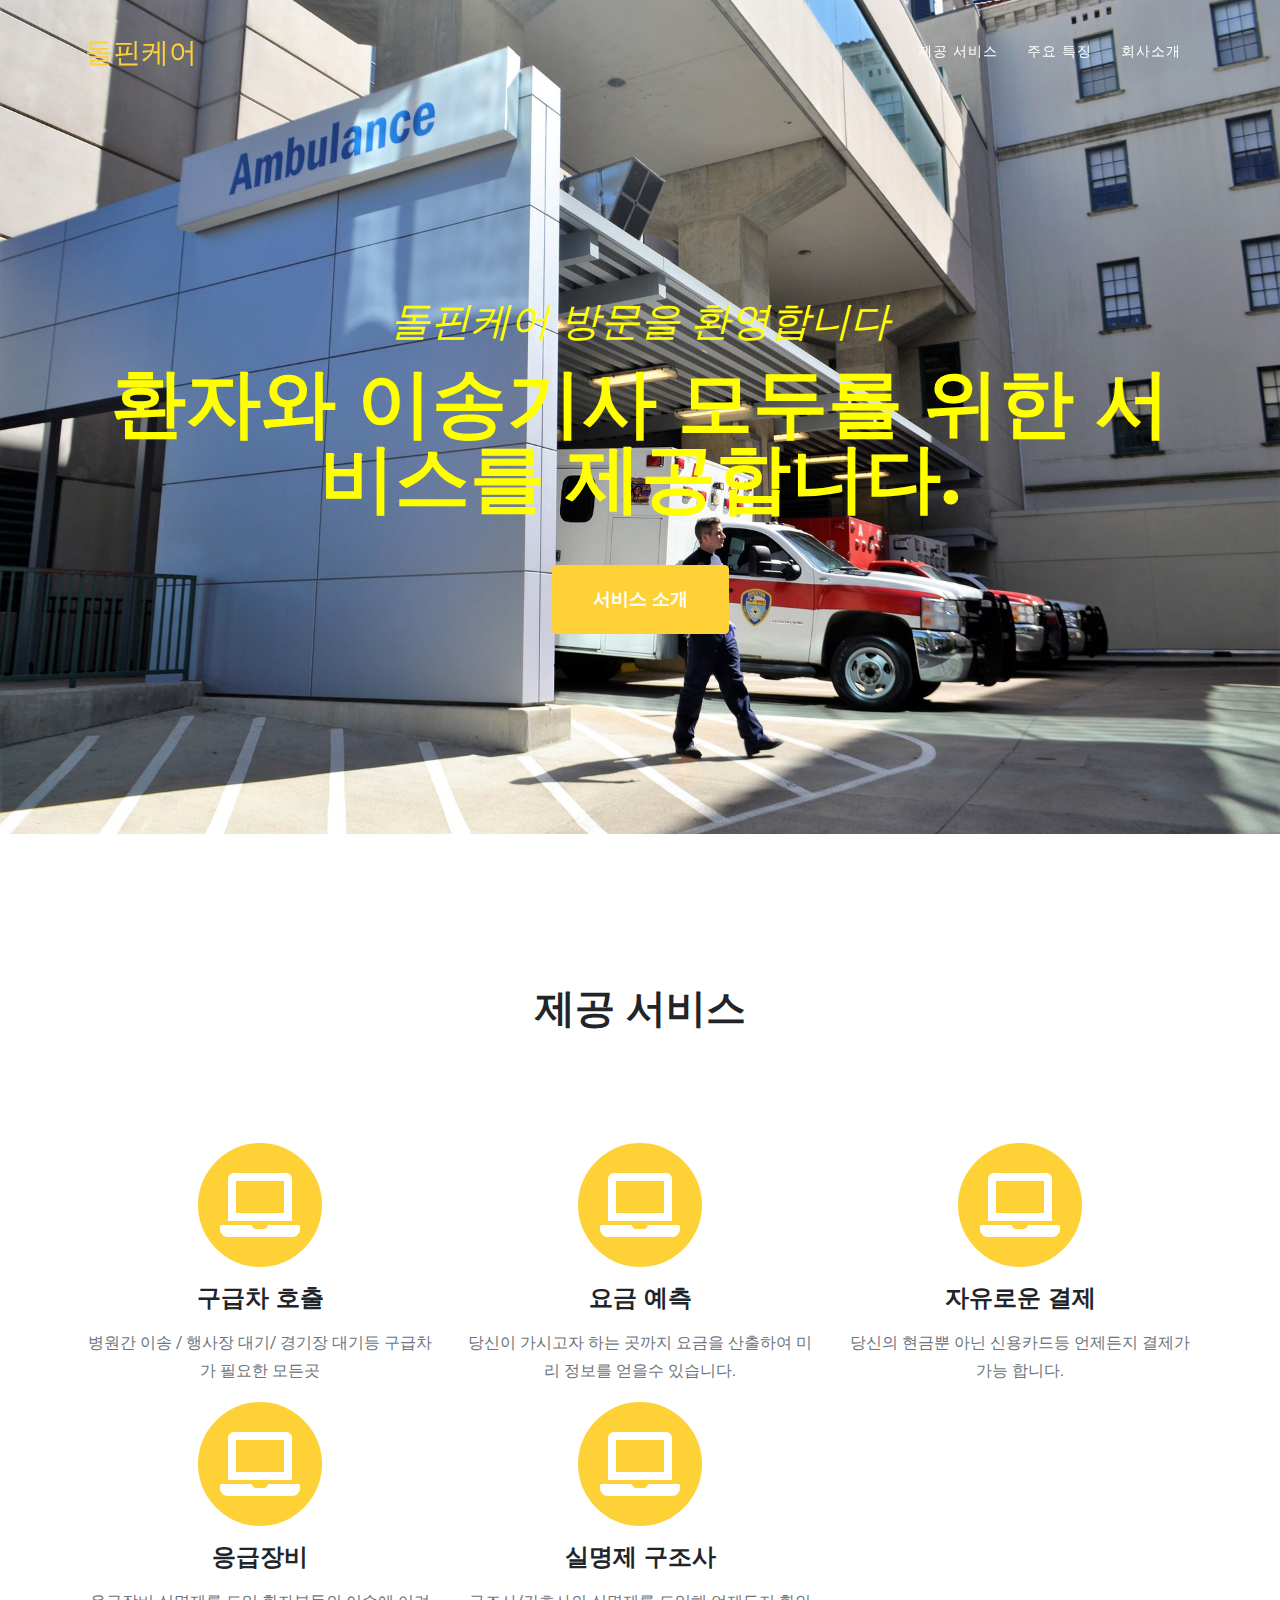
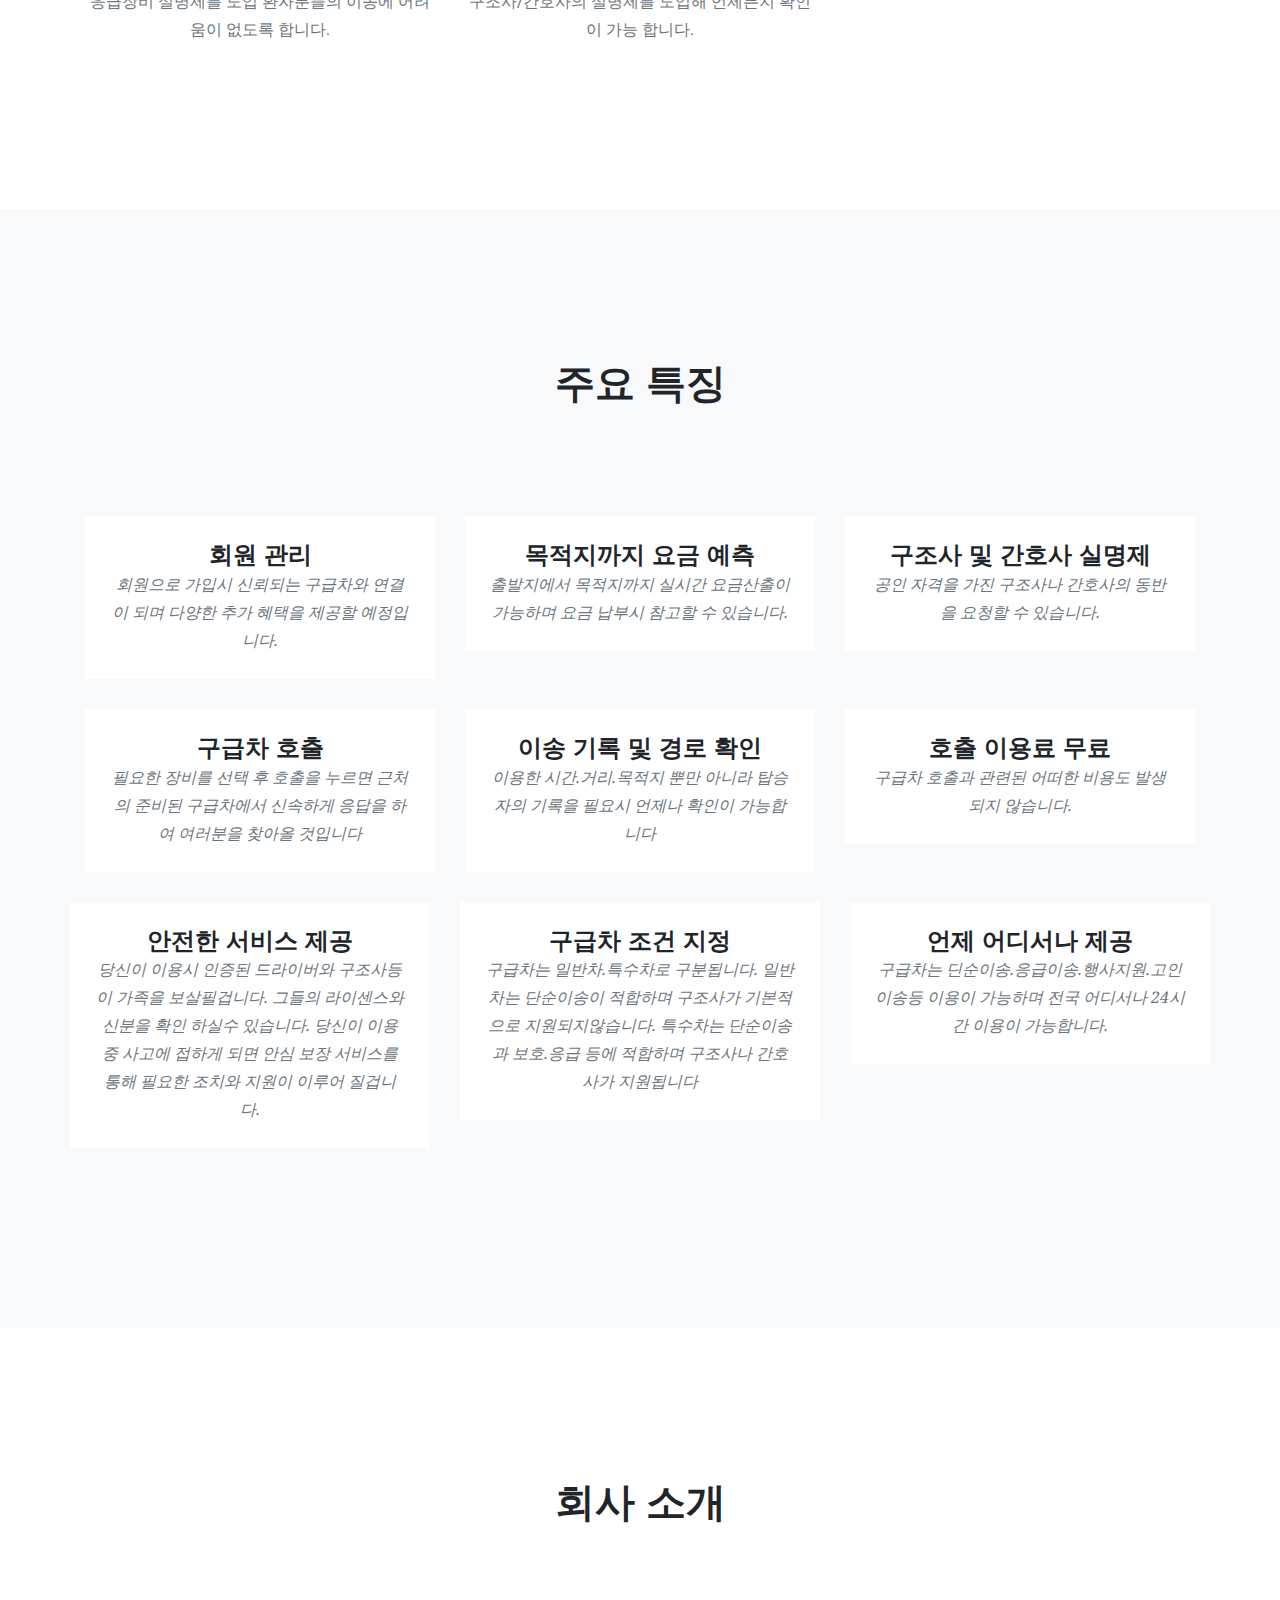
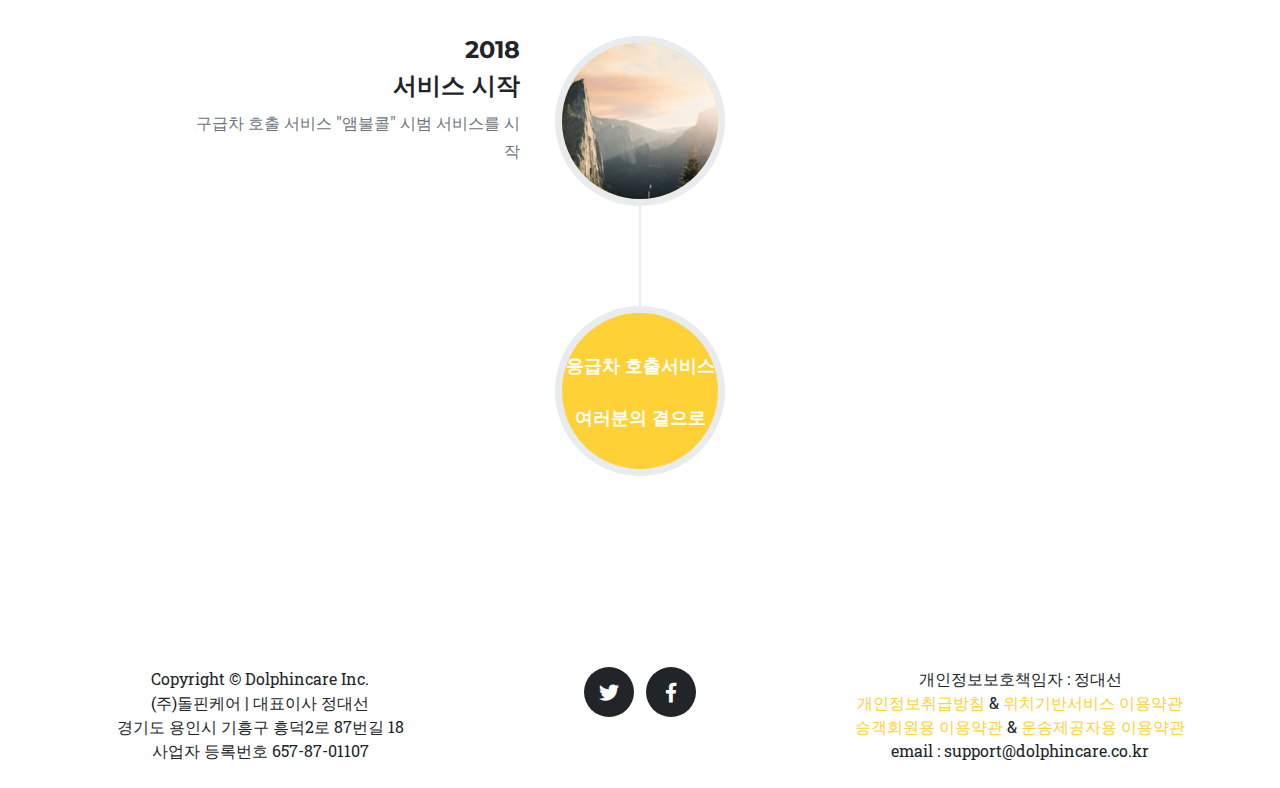
<file: index.html>
<!DOCTYPE html>
<html lang="ko">

  <head>

    <meta charset="utf-8">
    <meta name="viewport" content="width=device-width, initial-scale=1, shrink-to-fit=no">
    <meta name="description" content="">
    <meta name="author" content="">

    <title>돌핀케어 - 환자와 이송기사를 위한 구급차 호출 서비스</title>

    <!-- Bootstrap core CSS -->
    <link href="vendor/bootstrap/css/bootstrap.min.css" rel="stylesheet">

    <!-- Custom fonts for this template -->
    <link href="vendor/fontawesome-free/css/all.min.css" rel="stylesheet" type="text/css">
    <link href="https://fonts.googleapis.com/css?family=Montserrat:400,700" rel="stylesheet" type="text/css">
    <link href='https://fonts.googleapis.com/css?family=Kaushan+Script' rel='stylesheet' type='text/css'>
    <link href='https://fonts.googleapis.com/css?family=Droid+Serif:400,700,400italic,700italic' rel='stylesheet' type='text/css'>
    <link href='https://fonts.googleapis.com/css?family=Roboto+Slab:400,100,300,700' rel='stylesheet' type='text/css'>

    <!-- Custom styles for this template -->
    <link href="css/agency.min.css" rel="stylesheet">

  </head>

  <body id="page-top">

    <!-- Navigation -->
    <nav class="navbar navbar-expand-lg navbar-dark fixed-top" id="mainNav">
      <div class="container">
        <a class="navbar-brand js-scroll-trigger" href="#page-top">돌핀케어</a>
        <button class="navbar-toggler navbar-toggler-right" type="button" data-toggle="collapse" data-target="#navbarResponsive" aria-controls="navbarResponsive" aria-expanded="false" aria-label="Toggle navigation">
          Menu
          <i class="fas fa-bars"></i>
        </button>
        <div class="collapse navbar-collapse" id="navbarResponsive">
          <ul class="navbar-nav text-uppercase ml-auto">
            <li class="nav-item">
              <a class="nav-link js-scroll-trigger" href="#services">제공 서비스</a>
            </li>
            <li class="nav-item">
              <a class="nav-link js-scroll-trigger" href="#portfolio">주요 특징</a>
            </li>
            <li class="nav-item">
              <a class="nav-link js-scroll-trigger" href="#about">회사소개</a>
            </li>
            <!--
            <li class="nav-item">
              <a class="nav-link js-scroll-trigger" href="#team">조직</a>
            </li>
            <li class="nav-item">
              <a class="nav-link js-scroll-trigger" href="#contact">Contact</a>
            </li>
            -->
          </ul>
        </div>
      </div>
    </nav>

    <!-- Header -->
    <header class="masthead">
      <div class="container">
        <div class="intro-text">
          <div class="intro-lead-in">돌핀케어 방문을 환영합니다</div>
          <div class="intro-heading text-uppercase">환자와 이송기사 모두를 위한 서비스를 제공합니다.</div>
          <a class="btn btn-primary btn-xl text-uppercase js-scroll-trigger" href="#services">서비스 소개</a>
        </div>
      </div>
    </header>

    <!-- Services -->
    <section id="services">
      <div class="container">
        <div class="row">
          <div class="col-lg-12 text-center">
            <h2 class="section-heading text-uppercase">제공 서비스</h2>
            <h3 class="section-subheading text-muted">&nbsp</h3>
          </div>
        </div>
        <div class="row text-center">
          <div class="col-md-4">
            <span class="fa-stack fa-4x">
              <i class="fas fa-circle fa-stack-2x text-primary"></i>
              <i class="fas fa-laptop fa-stack-1x fa-inverse"></i>
            </span>
            <h4 class="service-heading">구급차 호출</h4>
            <p class="text-muted">병원간 이송 / 행사장 대기/ 경기장 대기등 구급차가 필요한 모든곳</p>
          </div>
          <div class="col-md-4">
            <span class="fa-stack fa-4x">
              <i class="fas fa-circle fa-stack-2x text-primary"></i>
              <i class="fas fa-laptop fa-stack-1x fa-inverse"></i>
            </span>
            <h4 class="service-heading">요금 예측</h4>
            <p class="text-muted">당신이 가시고자 하는 곳까지 요금을 산출하여 미리 정보를 얻을수 있습니다.</p>
          </div>
          <div class="col-md-4">
            <span class="fa-stack fa-4x">
              <i class="fas fa-circle fa-stack-2x text-primary"></i>
              <i class="fas fa-laptop fa-stack-1x fa-inverse"></i>
            </span>
            <h4 class="service-heading">자유로운 결제</h4>
            <p class="text-muted">당신의 현금뿐 아닌 신용카드등 언제든지 결제가 가능 합니다.</p>
          </div>
        </div>
        <div class="row text-center">
          <div class="col-md-4">
            <span class="fa-stack fa-4x">
              <i class="fas fa-circle fa-stack-2x text-primary"></i>
              <i class="fas fa-laptop fa-stack-1x fa-inverse"></i>
            </span>
            <h4 class="service-heading">응급장비</h4>
            <p class="text-muted">응급장비 실명제를 도입 환자분들의 이송에 어려움이 없도록 합니다.</p>
          </div>
          <div class="col-md-4">
            <span class="fa-stack fa-4x">
              <i class="fas fa-circle fa-stack-2x text-primary"></i>
              <i class="fas fa-laptop fa-stack-1x fa-inverse"></i>
            </span>
            <h4 class="service-heading">실명제 구조사</h4>
            <p class="text-muted">구조사/간호사의 실명제를 도입해 언제든지 확인이 가능 합니다.</p>
          </div>
          <div class="col-md-4">
            <!--
            <span class="fa-stack fa-4x">
              <i class="fas fa-circle fa-stack-2x text-primary"></i>
              <i class="fas fa-lock fa-stack-1x fa-inverse"></i>
            </span>
            -->
            <h4 class="service-heading">&nbsp</h4>
            <p class="text-muted">&nbsp</p>
          </div>
        </div>
      </div>
    </section>

    <!-- Portfolio Grid -->
    <section class="bg-light" id="portfolio">
      <div class="container">
        <div class="row">
          <div class="col-lg-12 text-center">
            <h2 class="section-heading text-uppercase">주요 특징</h2>
            <h3 class="section-subheading text-muted">&nbsp</h3>
          </div>
        </div>
        <div class="row">
          <div class="col-md-4 col-sm-6 portfolio-item">
            <!--
            <a class="portfolio-link" data-toggle="modal" href="#portfolioModal1">
              <div class="portfolio-hover">
                <div class="portfolio-hover-content">
                  <i class="fas fa-plus fa-3x"></i>
                </div>
              </div>
              <img class="img-fluid" src="img/portfolio/01-thumbnail.jpg" alt="">
            </a>
            -->
            <div class="portfolio-caption">
              <h4>회원 관리</h4>
              <p class="text-muted">회원으로 가입시 신뢰되는 구급차와 연결이 되며 다양한 추가 혜택을 제공할 예정입니다.</p>
            </div>
          </div>
          <div class="col-md-4 col-sm-6 portfolio-item">
            <!--
            <a class="portfolio-link" data-toggle="modal" href="#portfolioModal2">
              <div class="portfolio-hover">
                <div class="portfolio-hover-content">
                  <i class="fas fa-plus fa-3x"></i>
                </div>
              </div>
              <img class="img-fluid" src="img/portfolio/02-thumbnail.jpg" alt="">
            </a>
            -->
            <div class="portfolio-caption">
              <h4>목적지까지 요금 예측</h4>
              <p class="text-muted">출발지에서 목적지까지 실시간 요금산출이 가능하며 요금 납부시 참고할 수 있습니다.</p>
            </div>
          </div>
          <div class="col-md-4 col-sm-6 portfolio-item">
            <!--
            <a class="portfolio-link" data-toggle="modal" href="#portfolioModal3">
              <div class="portfolio-hover">
                <div class="portfolio-hover-content">
                  <i class="fas fa-plus fa-3x"></i>
                </div>
              </div>
              <img class="img-fluid" src="img/portfolio/03-thumbnail.jpg" alt="">
            </a>
            -->
            <div class="portfolio-caption">
              <h4>구조사 및 간호사 실명제</h4>
              <p class="text-muted">공인 자격을 가진 구조사나 간호사의 동반을 요청할 수 있습니다.</p>
            </div>
          </div>
          <div class="col-md-4 col-sm-6 portfolio-item">
            <!--
            <a class="portfolio-link" data-toggle="modal" href="#portfolioModal4">
              <div class="portfolio-hover">
                <div class="portfolio-hover-content">
                  <i class="fas fa-plus fa-3x"></i>
                </div>
              </div>
              <img class="img-fluid" src="img/portfolio/04-thumbnail.jpg" alt="">
            </a>
            -->
            <div class="portfolio-caption">
              <h4>구급차 호출</h4>
              <p class="text-muted">필요한 장비를 선택 후 호출을 누르면 근처의 준비된 구급차에서 신속하게 응답을 하여 여러분을 찾아올 것입니다</p>
            </div>
          </div>
          <div class="col-md-4 col-sm-6 portfolio-item">
            <!--
            <a class="portfolio-link" data-toggle="modal" href="#portfolioModal5">
              <div class="portfolio-hover">
                <div class="portfolio-hover-content">
                  <i class="fas fa-plus fa-3x"></i>
                </div>
              </div>
              <img class="img-fluid" src="img/portfolio/05-thumbnail.jpg" alt="">
            </a>
            -->
            <div class="portfolio-caption">
              <h4>이송 기록 및 경로 확인</h4>
              <p class="text-muted">이용한 시간.거리.목적지 뿐만 아니라 탑승자의 기록을 필요시 언제나 확인이 가능합니다</p>
            </div>
          </div>
          <div class="col-md-4 col-sm-6 portfolio-item">
            <!--
            <a class="portfolio-link" data-toggle="modal" href="#portfolioModal6">
              <div class="portfolio-hover">
                <div class="portfolio-hover-content">
                  <i class="fas fa-plus fa-3x"></i>
                </div>
              </div>
              <img class="img-fluid" src="img/portfolio/06-thumbnail.jpg" alt="">
            </a>
            -->
            <div class="portfolio-caption">
              <h4>호출 이용료 무료</h4>
              <p class="text-muted">구급차 호출과 관련된 어떠한 비용도 발생 되지 않습니다.</p>
            </div>
          </div>

          <div class="row">
            <div class="col-md-4 col-sm-6 portfolio-item">
              <!--
              <a class="portfolio-link" data-toggle="modal" href="#portfolioModal4">
                <div class="portfolio-hover">
                  <div class="portfolio-hover-content">
                    <i class="fas fa-plus fa-3x"></i>
                  </div>
                </div>
                <img class="img-fluid" src="img/portfolio/04-thumbnail.jpg" alt="">
              </a>
              -->
              <div class="portfolio-caption">
                <h4>안전한 서비스 제공</h4>
                <p class="text-muted">당신이 이용시 인증된 드라이버와 구조사등이 가족을 보살필겁니다. 그들의 라이센스와 신분을 확인 하실수 있습니다. 당신이 이용중 사고에 접하게 되면 안심 보장 서비스를 통해 필요한 조치와 지원이 이루어 질겁니다.</p>
              </div>
            </div>
            <div class="col-md-4 col-sm-6 portfolio-item">
              <!--
              <a class="portfolio-link" data-toggle="modal" href="#portfolioModal5">
                <div class="portfolio-hover">
                  <div class="portfolio-hover-content">
                    <i class="fas fa-plus fa-3x"></i>
                  </div>
                </div>
                <img class="img-fluid" src="img/portfolio/05-thumbnail.jpg" alt="">
              </a>
              -->
              <div class="portfolio-caption">
                <h4>구급차 조건 지정</h4>
                <p class="text-muted">구급차는 일반차.특수차로 구분됩니다. 일반차는 단순이송이 적합하며 구조사가 기본적으로 지원되지않습니다. 특수차는 단순이송과 보호.응급 등에 적합하며 구조사나 간호사가 지원됩니다</p>
              </div>
            </div>
            <div class="col-md-4 col-sm-6 portfolio-item">
              <!--
              <a class="portfolio-link" data-toggle="modal" href="#portfolioModal6">
                <div class="portfolio-hover">
                  <div class="portfolio-hover-content">
                    <i class="fas fa-plus fa-3x"></i>
                  </div>
                </div>
                <img class="img-fluid" src="img/portfolio/06-thumbnail.jpg" alt="">
              </a>
              -->
              <div class="portfolio-caption">
                <h4>언제 어디서나 제공</h4>
                <p class="text-muted">구급차는 딘순이송.응급이송.행사지원.고인이송등 이용이 가능하며 전국 어디서나 24시간 이용이 가능합니다.</p>
              </div>
            </div>

          </div>
        </div>
      </div>
    </section>

    <!-- About -->
    <section id="about">
      <div class="container">
        <div class="row">
          <div class="col-lg-12 text-center">
            <h2 class="section-heading text-uppercase">회사 소개</h2>
            <h3 class="section-subheading text-muted">&nbsp</h3>
          </div>
        </div>
        <div class="row">
          <div class="col-lg-12">
            <ul class="timeline">
              <li>
                <div class="timeline-image">
                  <img class="rounded-circle img-fluid" src="img/about/1.jpg" alt="">
                </div>
                <div class="timeline-panel">
                  <div class="timeline-heading">
                    <h4>2018</h4>
                    <h4 class="subheading">서비스 시작</h4>
                  </div>
                  <div class="timeline-body">
                    <p class="text-muted">구급차 호출 서비스 "앰불콜" 시범 서비스를 시작</p>
                  </div>
                </div>
              </li><!--
              <li class="timeline-inverted">
                <div class="timeline-image">
                  <img class="rounded-circle img-fluid" src="img/about/2.jpg" alt="">
                </div>
                <div class="timeline-panel">
                  <div class="timeline-heading">
                    <h4>March 2011</h4>
                    <h4 class="subheading">An Agency is Born</h4>
                  </div>
                  <div class="timeline-body">
                    <p class="text-muted">Lorem ipsum dolor sit amet, consectetur adipisicing elit. Sunt ut voluptatum eius sapiente, totam reiciendis temporibus qui quibusdam, recusandae sit vero unde, sed, incidunt et ea quo dolore laudantium consectetur!</p>
                  </div>
                </div>
              </li>
              <li>
                <div class="timeline-image">
                  <img class="rounded-circle img-fluid" src="img/about/3.jpg" alt="">
                </div>
                <div class="timeline-panel">
                  <div class="timeline-heading">
                    <h4>December 2012</h4>
                    <h4 class="subheading">Transition to Full Service</h4>
                  </div>
                  <div class="timeline-body">
                    <p class="text-muted">Lorem ipsum dolor sit amet, consectetur adipisicing elit. Sunt ut voluptatum eius sapiente, totam reiciendis temporibus qui quibusdam, recusandae sit vero unde, sed, incidunt et ea quo dolore laudantium consectetur!</p>
                  </div>
                </div>
              </li>
              <li class="timeline-inverted">
                <div class="timeline-image">
                  <img class="rounded-circle img-fluid" src="img/about/4.jpg" alt="">
                </div>
                <div class="timeline-panel">
                  <div class="timeline-heading">
                    <h4>July 2014</h4>
                    <h4 class="subheading">Phase Two Expansion</h4>
                  </div>
                  <div class="timeline-body">
                    <p class="text-muted">Lorem ipsum dolor sit amet, consectetur adipisicing elit. Sunt ut voluptatum eius sapiente, totam reiciendis temporibus qui quibusdam, recusandae sit vero unde, sed, incidunt et ea quo dolore laudantium consectetur!</p>
                  </div>
                </div>
              </li>
              -->
              <li class="timeline-inverted">
                <div class="timeline-image">
                  <h4>응급차 호출서비스<br><br>여러분의 곁으로</h4>
                </div>
              </li>
            </ul>
          </div>
        </div>
      </div>
    </section>

    <!-- Team -->
    <!--
    <section class="bg-light" id="team">
      <div class="container">
        <div class="row">
          <div class="col-lg-12 text-center">
            <h2 class="section-heading text-uppercase">Our Amazing Team</h2>
            <h3 class="section-subheading text-muted">Lorem ipsum dolor sit amet consectetur.</h3>
          </div>
        </div>
        <div class="row">
          <div class="col-sm-4">
            <div class="team-member">
              <img class="mx-auto rounded-circle" src="img/team/1.jpg" alt="">
              <h4>Kay Garland</h4>
              <p class="text-muted">Lead Designer</p>
              <ul class="list-inline social-buttons">
                <li class="list-inline-item">
                  <a href="#">
                    <i class="fab fa-twitter"></i>
                  </a>
                </li>
                <li class="list-inline-item">
                  <a href="#">
                    <i class="fab fa-facebook-f"></i>
                  </a>
                </li>
                <li class="list-inline-item">
                  <a href="#">
                    <i class="fab fa-linkedin-in"></i>
                  </a>
                </li>
              </ul>
            </div>
          </div>
          <div class="col-sm-4">
            <div class="team-member">
              <img class="mx-auto rounded-circle" src="img/team/2.jpg" alt="">
              <h4>Larry Parker</h4>
              <p class="text-muted">Lead Marketer</p>
              <ul class="list-inline social-buttons">
                <li class="list-inline-item">
                  <a href="#">
                    <i class="fab fa-twitter"></i>
                  </a>
                </li>
                <li class="list-inline-item">
                  <a href="#">
                    <i class="fab fa-facebook-f"></i>
                  </a>
                </li>
                <li class="list-inline-item">
                  <a href="#">
                    <i class="fab fa-linkedin-in"></i>
                  </a>
                </li>
              </ul>
            </div>
          </div>
          <div class="col-sm-4">
            <div class="team-member">
              <img class="mx-auto rounded-circle" src="img/team/3.jpg" alt="">
              <h4>Diana Pertersen</h4>
              <p class="text-muted">Lead Developer</p>
              <ul class="list-inline social-buttons">
                <li class="list-inline-item">
                  <a href="#">
                    <i class="fab fa-twitter"></i>
                  </a>
                </li>
                <li class="list-inline-item">
                  <a href="#">
                    <i class="fab fa-facebook-f"></i>
                  </a>
                </li>
                <li class="list-inline-item">
                  <a href="#">
                    <i class="fab fa-linkedin-in"></i>
                  </a>
                </li>
              </ul>
            </div>
          </div>
        </div>
        <div class="row">
          <div class="col-lg-8 mx-auto text-center">
            <p class="large text-muted">Lorem ipsum dolor sit amet, consectetur adipisicing elit. Aut eaque, laboriosam veritatis, quos non quis ad perspiciatis, totam corporis ea, alias ut unde.</p>
          </div>
        </div>
      </div>
    </section>
-->
    <!-- Clients -->
    <!--
    <section class="py-5">
      <div class="container">
        <div class="row">
          <div class="col-md-3 col-sm-6">
            <a href="#">
              <img class="img-fluid d-block mx-auto" src="img/logos/envato.jpg" alt="">
            </a>
          </div>
          <div class="col-md-3 col-sm-6">
            <a href="#">
              <img class="img-fluid d-block mx-auto" src="img/logos/designmodo.jpg" alt="">
            </a>
          </div>
          <div class="col-md-3 col-sm-6">
            <a href="#">
              <img class="img-fluid d-block mx-auto" src="img/logos/themeforest.jpg" alt="">
            </a>
          </div>
          <div class="col-md-3 col-sm-6">
            <a href="#">
              <img class="img-fluid d-block mx-auto" src="img/logos/creative-market.jpg" alt="">
            </a>
          </div>
        </div>
      </div>
    </section>
-->
    <!-- Contact -->
    <!--
    <section id="contact">
      <div class="container">
        <div class="row">
          <div class="col-lg-12 text-center">
            <h2 class="section-heading text-uppercase">Contact Us</h2>
            <h3 class="section-subheading text-muted">Lorem ipsum dolor sit amet consectetur.</h3>
          </div>
        </div>
        <div class="row">
          <div class="col-lg-12">
            <form id="contactForm" name="sentMessage" novalidate="novalidate">
              <div class="row">
                <div class="col-md-6">
                  <div class="form-group">
                    <input class="form-control" id="name" type="text" placeholder="Your Name *" required="required" data-validation-required-message="Please enter your name.">
                    <p class="help-block text-danger"></p>
                  </div>
                  <div class="form-group">
                    <input class="form-control" id="email" type="email" placeholder="Your Email *" required="required" data-validation-required-message="Please enter your email address.">
                    <p class="help-block text-danger"></p>
                  </div>
                  <div class="form-group">
                    <input class="form-control" id="phone" type="tel" placeholder="Your Phone *" required="required" data-validation-required-message="Please enter your phone number.">
                    <p class="help-block text-danger"></p>
                  </div>
                </div>
                <div class="col-md-6">
                  <div class="form-group">
                    <textarea class="form-control" id="message" placeholder="Your Message *" required="required" data-validation-required-message="Please enter a message."></textarea>
                    <p class="help-block text-danger"></p>
                  </div>
                </div>
                <div class="clearfix"></div>
                <div class="col-lg-12 text-center">
                  <div id="success"></div>
                  <button id="sendMessageButton" class="btn btn-primary btn-xl text-uppercase" type="submit">Send Message</button>
                </div>
              </div>
            </form>
          </div>
        </div>
      </div>
    </section>
-->
    <!-- Footer -->
    <footer>
      <div class="container">
        <div class="row">
          <div class="col-md-4">
            <span class="company">Copyright &copy; Dolphincare Inc.<br>
            (주)돌핀케어 | 대표이사 정대선<br>
            경기도 용인시 기흥구 흥덕2로 87번길 18<br>
              사업자 등록번호 657-87-01107</span>
          </div>
          <div class="col-md-4">
            <ul class="list-inline social-buttons">
              <li class="list-inline-item">
                <a href="#">
                  <i class="fab fa-twitter"></i>
                </a>
              </li>
              <li class="list-inline-item">
                <a href="#">
                  <i class="fab fa-facebook-f"></i>
                </a>
              </li>
              <!--
                <li class="list-inline-item">
                  <a href="#">
                    <i class="fab fa-linkedin-in"></i>
                  </a>
                </li>
              -->
            </ul>
          </div>
          <div class="col-md-4">
            <span class="company">개인정보보호책임자 : 정대선<br>
                <a href="javascript:open('./static/dc_pp.html', 'pp', 'height='+600+',width='+800+'resizable=no')">개인정보취급방침</a> &
                <a href="javascript:open('./static/dc_lbs.html', 'lbs', 'height='+600+',width='+800+'resizable=no')">위치기반서비스 이용약관</a><br>
                <a href="javascript:open('./static/dc_tu_guest.html', 'tug', 'height='+600+',width='+800+'resizable=no')">승객회원용 이용약관</a> &
              <a href="javascript:open('./static/dc_tu_driver.html', 'tud', 'height='+600+',width='+800+'resizable=no')">운송제공자용 이용약관</a><br>
            email : support@dolphincare.co.kr</span>
          </div>
        </div>
      </div>
    </footer>

    <!-- Bootstrap core JavaScript -->
    <script src="vendor/jquery/jquery.min.js"></script>
    <script src="vendor/bootstrap/js/bootstrap.bundle.min.js"></script>

    <!-- Plugin JavaScript -->
    <script src="vendor/jquery-easing/jquery.easing.min.js"></script>

    <!-- Contact form JavaScript -->
    <script src="js/jqBootstrapValidation.js"></script>
    <script src="js/contact_me.js"></script>

    <!-- Custom scripts for this template -->
    <script src="js/agency.min.js"></script>

  </body>

</html>
</file>
<file: vendor/fontawesome-free/css/all.min.css>
/*!
 * Font Awesome Free 5.2.0 by @fontawesome - https://fontawesome.com
 * License - https://fontawesome.com/license (Icons: CC BY 4.0, Fonts: SIL OFL 1.1, Code: MIT License)
 */
.fa,.fab,.fal,.far,.fas{-moz-osx-font-smoothing:grayscale;-webkit-font-smoothing:antialiased;display:inline-block;font-style:normal;font-variant:normal;text-rendering:auto;line-height:1}.fa-lg{font-size:1.33333em;line-height:.75em;vertical-align:-.0667em}.fa-xs{font-size:.75em}.fa-sm{font-size:.875em}.fa-1x{font-size:1em}.fa-2x{font-size:2em}.fa-3x{font-size:3em}.fa-4x{font-size:4em}.fa-5x{font-size:5em}.fa-6x{font-size:6em}.fa-7x{font-size:7em}.fa-8x{font-size:8em}.fa-9x{font-size:9em}.fa-10x{font-size:10em}.fa-fw{text-align:center;width:1.25em}.fa-ul{list-style-type:none;margin-left:2.5em;padding-left:0}.fa-ul>li{position:relative}.fa-li{left:-2em;position:absolute;text-align:center;width:2em;line-height:inherit}.fa-border{border:.08em solid #eee;border-radius:.1em;padding:.2em .25em .15em}.fa-pull-left{float:left}.fa-pull-right{float:right}.fa.fa-pull-left,.fab.fa-pull-left,.fal.fa-pull-left,.far.fa-pull-left,.fas.fa-pull-left{margin-right:.3em}.fa.fa-pull-right,.fab.fa-pull-right,.fal.fa-pull-right,.far.fa-pull-right,.fas.fa-pull-right{margin-left:.3em}.fa-spin{animation:a 2s infinite linear}.fa-pulse{animation:a 1s infinite steps(8)}@keyframes a{0%{transform:rotate(0deg)}to{transform:rotate(1turn)}}.fa-rotate-90{-ms-filter:"progid:DXImageTransform.Microsoft.BasicImage(rotation=1)";transform:rotate(90deg)}.fa-rotate-180{-ms-filter:"progid:DXImageTransform.Microsoft.BasicImage(rotation=2)";transform:rotate(180deg)}.fa-rotate-270{-ms-filter:"progid:DXImageTransform.Microsoft.BasicImage(rotation=3)";transform:rotate(270deg)}.fa-flip-horizontal{-ms-filter:"progid:DXImageTransform.Microsoft.BasicImage(rotation=0, mirror=1)";transform:scaleX(-1)}.fa-flip-vertical{transform:scaleY(-1)}.fa-flip-horizontal.fa-flip-vertical,.fa-flip-vertical{-ms-filter:"progid:DXImageTransform.Microsoft.BasicImage(rotation=2, mirror=1)"}.fa-flip-horizontal.fa-flip-vertical{transform:scale(-1)}:root .fa-flip-horizontal,:root .fa-flip-vertical,:root .fa-rotate-90,:root .fa-rotate-180,:root .fa-rotate-270{-webkit-filter:none;filter:none}.fa-stack{display:inline-block;height:2em;line-height:2em;position:relative;vertical-align:middle;width:2em}.fa-stack-1x,.fa-stack-2x{left:0;position:absolute;text-align:center;width:100%}.fa-stack-1x{line-height:inherit}.fa-stack-2x{font-size:2em}.fa-inverse{color:#fff}.fa-500px:before{content:"\f26e"}.fa-accessible-icon:before{content:"\f368"}.fa-accusoft:before{content:"\f369"}.fa-address-book:before{content:"\f2b9"}.fa-address-card:before{content:"\f2bb"}.fa-adjust:before{content:"\f042"}.fa-adn:before{content:"\f170"}.fa-adversal:before{content:"\f36a"}.fa-affiliatetheme:before{content:"\f36b"}.fa-air-freshener:before{content:"\f5d0"}.fa-algolia:before{content:"\f36c"}.fa-align-center:before{content:"\f037"}.fa-align-justify:before{content:"\f039"}.fa-align-left:before{content:"\f036"}.fa-align-right:before{content:"\f038"}.fa-allergies:before{content:"\f461"}.fa-amazon:before{content:"\f270"}.fa-amazon-pay:before{content:"\f42c"}.fa-ambulance:before{content:"\f0f9"}.fa-american-sign-language-interpreting:before{content:"\f2a3"}.fa-amilia:before{content:"\f36d"}.fa-anchor:before{content:"\f13d"}.fa-android:before{content:"\f17b"}.fa-angellist:before{content:"\f209"}.fa-angle-double-down:before{content:"\f103"}.fa-angle-double-left:before{content:"\f100"}.fa-angle-double-right:before{content:"\f101"}.fa-angle-double-up:before{content:"\f102"}.fa-angle-down:before{content:"\f107"}.fa-angle-left:before{content:"\f104"}.fa-angle-right:before{content:"\f105"}.fa-angle-up:before{content:"\f106"}.fa-angry:before{content:"\f556"}.fa-angrycreative:before{content:"\f36e"}.fa-angular:before{content:"\f420"}.fa-app-store:before{content:"\f36f"}.fa-app-store-ios:before{content:"\f370"}.fa-apper:before{content:"\f371"}.fa-apple:before{content:"\f179"}.fa-apple-alt:before{content:"\f5d1"}.fa-apple-pay:before{content:"\f415"}.fa-archive:before{content:"\f187"}.fa-archway:before{content:"\f557"}.fa-arrow-alt-circle-down:before{content:"\f358"}.fa-arrow-alt-circle-left:before{content:"\f359"}.fa-arrow-alt-circle-right:before{content:"\f35a"}.fa-arrow-alt-circle-up:before{content:"\f35b"}.fa-arrow-circle-down:before{content:"\f0ab"}.fa-arrow-circle-left:before{content:"\f0a8"}.fa-arrow-circle-right:before{content:"\f0a9"}.fa-arrow-circle-up:before{content:"\f0aa"}.fa-arrow-down:before{content:"\f063"}.fa-arrow-left:before{content:"\f060"}.fa-arrow-right:before{content:"\f061"}.fa-arrow-up:before{content:"\f062"}.fa-arrows-alt:before{content:"\f0b2"}.fa-arrows-alt-h:before{content:"\f337"}.fa-arrows-alt-v:before{content:"\f338"}.fa-assistive-listening-systems:before{content:"\f2a2"}.fa-asterisk:before{content:"\f069"}.fa-asymmetrik:before{content:"\f372"}.fa-at:before{content:"\f1fa"}.fa-atlas:before{content:"\f558"}.fa-atom:before{content:"\f5d2"}.fa-audible:before{content:"\f373"}.fa-audio-description:before{content:"\f29e"}.fa-autoprefixer:before{content:"\f41c"}.fa-avianex:before{content:"\f374"}.fa-aviato:before{content:"\f421"}.fa-award:before{content:"\f559"}.fa-aws:before{content:"\f375"}.fa-backspace:before{content:"\f55a"}.fa-backward:before{content:"\f04a"}.fa-balance-scale:before{content:"\f24e"}.fa-ban:before{content:"\f05e"}.fa-band-aid:before{content:"\f462"}.fa-bandcamp:before{content:"\f2d5"}.fa-barcode:before{content:"\f02a"}.fa-bars:before{content:"\f0c9"}.fa-baseball-ball:before{content:"\f433"}.fa-basketball-ball:before{content:"\f434"}.fa-bath:before{content:"\f2cd"}.fa-battery-empty:before{content:"\f244"}.fa-battery-full:before{content:"\f240"}.fa-battery-half:before{content:"\f242"}.fa-battery-quarter:before{content:"\f243"}.fa-battery-three-quarters:before{content:"\f241"}.fa-bed:before{content:"\f236"}.fa-beer:before{content:"\f0fc"}.fa-behance:before{content:"\f1b4"}.fa-behance-square:before{content:"\f1b5"}.fa-bell:before{content:"\f0f3"}.fa-bell-slash:before{content:"\f1f6"}.fa-bezier-curve:before{content:"\f55b"}.fa-bicycle:before{content:"\f206"}.fa-bimobject:before{content:"\f378"}.fa-binoculars:before{content:"\f1e5"}.fa-birthday-cake:before{content:"\f1fd"}.fa-bitbucket:before{content:"\f171"}.fa-bitcoin:before{content:"\f379"}.fa-bity:before{content:"\f37a"}.fa-black-tie:before{content:"\f27e"}.fa-blackberry:before{content:"\f37b"}.fa-blender:before{content:"\f517"}.fa-blind:before{content:"\f29d"}.fa-blogger:before{content:"\f37c"}.fa-blogger-b:before{content:"\f37d"}.fa-bluetooth:before{content:"\f293"}.fa-bluetooth-b:before{content:"\f294"}.fa-bold:before{content:"\f032"}.fa-bolt:before{content:"\f0e7"}.fa-bomb:before{content:"\f1e2"}.fa-bone:before{content:"\f5d7"}.fa-bong:before{content:"\f55c"}.fa-book:before{content:"\f02d"}.fa-book-open:before{content:"\f518"}.fa-book-reader:before{content:"\f5da"}.fa-bookmark:before{content:"\f02e"}.fa-bowling-ball:before{content:"\f436"}.fa-box:before{content:"\f466"}.fa-box-open:before{content:"\f49e"}.fa-boxes:before{content:"\f468"}.fa-braille:before{content:"\f2a1"}.fa-brain:before{content:"\f5dc"}.fa-briefcase:before{content:"\f0b1"}.fa-briefcase-medical:before{content:"\f469"}.fa-broadcast-tower:before{content:"\f519"}.fa-broom:before{content:"\f51a"}.fa-brush:before{content:"\f55d"}.fa-btc:before{content:"\f15a"}.fa-bug:before{content:"\f188"}.fa-building:before{content:"\f1ad"}.fa-bullhorn:before{content:"\f0a1"}.fa-bullseye:before{content:"\f140"}.fa-burn:before{content:"\f46a"}.fa-buromobelexperte:before{content:"\f37f"}.fa-bus:before{content:"\f207"}.fa-bus-alt:before{content:"\f55e"}.fa-buysellads:before{content:"\f20d"}.fa-calculator:before{content:"\f1ec"}.fa-calendar:before{content:"\f133"}.fa-calendar-alt:before{content:"\f073"}.fa-calendar-check:before{content:"\f274"}.fa-calendar-minus:before{content:"\f272"}.fa-calendar-plus:before{content:"\f271"}.fa-calendar-times:before{content:"\f273"}.fa-camera:before{content:"\f030"}.fa-camera-retro:before{content:"\f083"}.fa-cannabis:before{content:"\f55f"}.fa-capsules:before{content:"\f46b"}.fa-car:before{content:"\f1b9"}.fa-car-alt:before{content:"\f5de"}.fa-car-battery:before{content:"\f5df"}.fa-car-crash:before{content:"\f5e1"}.fa-car-side:before{content:"\f5e4"}.fa-caret-down:before{content:"\f0d7"}.fa-caret-left:before{content:"\f0d9"}.fa-caret-right:before{content:"\f0da"}.fa-caret-square-down:before{content:"\f150"}.fa-caret-square-left:before{content:"\f191"}.fa-caret-square-right:before{content:"\f152"}.fa-caret-square-up:before{content:"\f151"}.fa-caret-up:before{content:"\f0d8"}.fa-cart-arrow-down:before{content:"\f218"}.fa-cart-plus:before{content:"\f217"}.fa-cc-amazon-pay:before{content:"\f42d"}.fa-cc-amex:before{content:"\f1f3"}.fa-cc-apple-pay:before{content:"\f416"}.fa-cc-diners-club:before{content:"\f24c"}.fa-cc-discover:before{content:"\f1f2"}.fa-cc-jcb:before{content:"\f24b"}.fa-cc-mastercard:before{content:"\f1f1"}.fa-cc-paypal:before{content:"\f1f4"}.fa-cc-stripe:before{content:"\f1f5"}.fa-cc-visa:before{content:"\f1f0"}.fa-centercode:before{content:"\f380"}.fa-certificate:before{content:"\f0a3"}.fa-chalkboard:before{content:"\f51b"}.fa-chalkboard-teacher:before{content:"\f51c"}.fa-charging-station:before{content:"\f5e7"}.fa-chart-area:before{content:"\f1fe"}.fa-chart-bar:before{content:"\f080"}.fa-chart-line:before{content:"\f201"}.fa-chart-pie:before{content:"\f200"}.fa-check:before{content:"\f00c"}.fa-check-circle:before{content:"\f058"}.fa-check-double:before{content:"\f560"}.fa-check-square:before{content:"\f14a"}.fa-chess:before{content:"\f439"}.fa-chess-bishop:before{content:"\f43a"}.fa-chess-board:before{content:"\f43c"}.fa-chess-king:before{content:"\f43f"}.fa-chess-knight:before{content:"\f441"}.fa-chess-pawn:before{content:"\f443"}.fa-chess-queen:before{content:"\f445"}.fa-chess-rook:before{content:"\f447"}.fa-chevron-circle-down:before{content:"\f13a"}.fa-chevron-circle-left:before{content:"\f137"}.fa-chevron-circle-right:before{content:"\f138"}.fa-chevron-circle-up:before{content:"\f139"}.fa-chevron-down:before{content:"\f078"}.fa-chevron-left:before{content:"\f053"}.fa-chevron-right:before{content:"\f054"}.fa-chevron-up:before{content:"\f077"}.fa-child:before{content:"\f1ae"}.fa-chrome:before{content:"\f268"}.fa-church:before{content:"\f51d"}.fa-circle:before{content:"\f111"}.fa-circle-notch:before{content:"\f1ce"}.fa-clipboard:before{content:"\f328"}.fa-clipboard-check:before{content:"\f46c"}.fa-clipboard-list:before{content:"\f46d"}.fa-clock:before{content:"\f017"}.fa-clone:before{content:"\f24d"}.fa-closed-captioning:before{content:"\f20a"}.fa-cloud:before{content:"\f0c2"}.fa-cloud-download-alt:before{content:"\f381"}.fa-cloud-upload-alt:before{content:"\f382"}.fa-cloudscale:before{content:"\f383"}.fa-cloudsmith:before{content:"\f384"}.fa-cloudversify:before{content:"\f385"}.fa-cocktail:before{content:"\f561"}.fa-code:before{content:"\f121"}.fa-code-branch:before{content:"\f126"}.fa-codepen:before{content:"\f1cb"}.fa-codiepie:before{content:"\f284"}.fa-coffee:before{content:"\f0f4"}.fa-cog:before{content:"\f013"}.fa-cogs:before{content:"\f085"}.fa-coins:before{content:"\f51e"}.fa-columns:before{content:"\f0db"}.fa-comment:before{content:"\f075"}.fa-comment-alt:before{content:"\f27a"}.fa-comment-dots:before{content:"\f4ad"}.fa-comment-slash:before{content:"\f4b3"}.fa-comments:before{content:"\f086"}.fa-compact-disc:before{content:"\f51f"}.fa-compass:before{content:"\f14e"}.fa-compress:before{content:"\f066"}.fa-concierge-bell:before{content:"\f562"}.fa-connectdevelop:before{content:"\f20e"}.fa-contao:before{content:"\f26d"}.fa-cookie:before{content:"\f563"}.fa-cookie-bite:before{content:"\f564"}.fa-copy:before{content:"\f0c5"}.fa-copyright:before{content:"\f1f9"}.fa-couch:before{content:"\f4b8"}.fa-cpanel:before{content:"\f388"}.fa-creative-commons:before{content:"\f25e"}.fa-creative-commons-by:before{content:"\f4e7"}.fa-creative-commons-nc:before{content:"\f4e8"}.fa-creative-commons-nc-eu:before{content:"\f4e9"}.fa-creative-commons-nc-jp:before{content:"\f4ea"}.fa-creative-commons-nd:before{content:"\f4eb"}.fa-creative-commons-pd:before{content:"\f4ec"}.fa-creative-commons-pd-alt:before{content:"\f4ed"}.fa-creative-commons-remix:before{content:"\f4ee"}.fa-creative-commons-sa:before{content:"\f4ef"}.fa-creative-commons-sampling:before{content:"\f4f0"}.fa-creative-commons-sampling-plus:before{content:"\f4f1"}.fa-creative-commons-share:before{content:"\f4f2"}.fa-credit-card:before{content:"\f09d"}.fa-crop:before{content:"\f125"}.fa-crop-alt:before{content:"\f565"}.fa-crosshairs:before{content:"\f05b"}.fa-crow:before{content:"\f520"}.fa-crown:before{content:"\f521"}.fa-css3:before{content:"\f13c"}.fa-css3-alt:before{content:"\f38b"}.fa-cube:before{content:"\f1b2"}.fa-cubes:before{content:"\f1b3"}.fa-cut:before{content:"\f0c4"}.fa-cuttlefish:before{content:"\f38c"}.fa-d-and-d:before{content:"\f38d"}.fa-dashcube:before{content:"\f210"}.fa-database:before{content:"\f1c0"}.fa-deaf:before{content:"\f2a4"}.fa-delicious:before{content:"\f1a5"}.fa-deploydog:before{content:"\f38e"}.fa-deskpro:before{content:"\f38f"}.fa-desktop:before{content:"\f108"}.fa-deviantart:before{content:"\f1bd"}.fa-diagnoses:before{content:"\f470"}.fa-dice:before{content:"\f522"}.fa-dice-five:before{content:"\f523"}.fa-dice-four:before{content:"\f524"}.fa-dice-one:before{content:"\f525"}.fa-dice-six:before{content:"\f526"}.fa-dice-three:before{content:"\f527"}.fa-dice-two:before{content:"\f528"}.fa-digg:before{content:"\f1a6"}.fa-digital-ocean:before{content:"\f391"}.fa-digital-tachograph:before{content:"\f566"}.fa-directions:before{content:"\f5eb"}.fa-discord:before{content:"\f392"}.fa-discourse:before{content:"\f393"}.fa-divide:before{content:"\f529"}.fa-dizzy:before{content:"\f567"}.fa-dna:before{content:"\f471"}.fa-dochub:before{content:"\f394"}.fa-docker:before{content:"\f395"}.fa-dollar-sign:before{content:"\f155"}.fa-dolly:before{content:"\f472"}.fa-dolly-flatbed:before{content:"\f474"}.fa-donate:before{content:"\f4b9"}.fa-door-closed:before{content:"\f52a"}.fa-door-open:before{content:"\f52b"}.fa-dot-circle:before{content:"\f192"}.fa-dove:before{content:"\f4ba"}.fa-download:before{content:"\f019"}.fa-draft2digital:before{content:"\f396"}.fa-drafting-compass:before{content:"\f568"}.fa-draw-polygon:before{content:"\f5ee"}.fa-dribbble:before{content:"\f17d"}.fa-dribbble-square:before{content:"\f397"}.fa-dropbox:before{content:"\f16b"}.fa-drum:before{content:"\f569"}.fa-drum-steelpan:before{content:"\f56a"}.fa-drupal:before{content:"\f1a9"}.fa-dumbbell:before{content:"\f44b"}.fa-dyalog:before{content:"\f399"}.fa-earlybirds:before{content:"\f39a"}.fa-ebay:before{content:"\f4f4"}.fa-edge:before{content:"\f282"}.fa-edit:before{content:"\f044"}.fa-eject:before{content:"\f052"}.fa-elementor:before{content:"\f430"}.fa-ellipsis-h:before{content:"\f141"}.fa-ellipsis-v:before{content:"\f142"}.fa-ello:before{content:"\f5f1"}.fa-ember:before{content:"\f423"}.fa-empire:before{content:"\f1d1"}.fa-envelope:before{content:"\f0e0"}.fa-envelope-open:before{content:"\f2b6"}.fa-envelope-square:before{content:"\f199"}.fa-envira:before{content:"\f299"}.fa-equals:before{content:"\f52c"}.fa-eraser:before{content:"\f12d"}.fa-erlang:before{content:"\f39d"}.fa-ethereum:before{content:"\f42e"}.fa-etsy:before{content:"\f2d7"}.fa-euro-sign:before{content:"\f153"}.fa-exchange-alt:before{content:"\f362"}.fa-exclamation:before{content:"\f12a"}.fa-exclamation-circle:before{content:"\f06a"}.fa-exclamation-triangle:before{content:"\f071"}.fa-expand:before{content:"\f065"}.fa-expand-arrows-alt:before{content:"\f31e"}.fa-expeditedssl:before{content:"\f23e"}.fa-external-link-alt:before{content:"\f35d"}.fa-external-link-square-alt:before{content:"\f360"}.fa-eye:before{content:"\f06e"}.fa-eye-dropper:before{content:"\f1fb"}.fa-eye-slash:before{content:"\f070"}.fa-facebook:before{content:"\f09a"}.fa-facebook-f:before{content:"\f39e"}.fa-facebook-messenger:before{content:"\f39f"}.fa-facebook-square:before{content:"\f082"}.fa-fast-backward:before{content:"\f049"}.fa-fast-forward:before{content:"\f050"}.fa-fax:before{content:"\f1ac"}.fa-feather:before{content:"\f52d"}.fa-feather-alt:before{content:"\f56b"}.fa-female:before{content:"\f182"}.fa-fighter-jet:before{content:"\f0fb"}.fa-file:before{content:"\f15b"}.fa-file-alt:before{content:"\f15c"}.fa-file-archive:before{content:"\f1c6"}.fa-file-audio:before{content:"\f1c7"}.fa-file-code:before{content:"\f1c9"}.fa-file-contract:before{content:"\f56c"}.fa-file-download:before{content:"\f56d"}.fa-file-excel:before{content:"\f1c3"}.fa-file-export:before{content:"\f56e"}.fa-file-image:before{content:"\f1c5"}.fa-file-import:before{content:"\f56f"}.fa-file-invoice:before{content:"\f570"}.fa-file-invoice-dollar:before{content:"\f571"}.fa-file-medical:before{content:"\f477"}.fa-file-medical-alt:before{content:"\f478"}.fa-file-pdf:before{content:"\f1c1"}.fa-file-powerpoint:before{content:"\f1c4"}.fa-file-prescription:before{content:"\f572"}.fa-file-signature:before{content:"\f573"}.fa-file-upload:before{content:"\f574"}.fa-file-video:before{content:"\f1c8"}.fa-file-word:before{content:"\f1c2"}.fa-fill:before{content:"\f575"}.fa-fill-drip:before{content:"\f576"}.fa-film:before{content:"\f008"}.fa-filter:before{content:"\f0b0"}.fa-fingerprint:before{content:"\f577"}.fa-fire:before{content:"\f06d"}.fa-fire-extinguisher:before{content:"\f134"}.fa-firefox:before{content:"\f269"}.fa-first-aid:before{content:"\f479"}.fa-first-order:before{content:"\f2b0"}.fa-first-order-alt:before{content:"\f50a"}.fa-firstdraft:before{content:"\f3a1"}.fa-fish:before{content:"\f578"}.fa-flag:before{content:"\f024"}.fa-flag-checkered:before{content:"\f11e"}.fa-flask:before{content:"\f0c3"}.fa-flickr:before{content:"\f16e"}.fa-flipboard:before{content:"\f44d"}.fa-flushed:before{content:"\f579"}.fa-fly:before{content:"\f417"}.fa-folder:before{content:"\f07b"}.fa-folder-open:before{content:"\f07c"}.fa-font:before{content:"\f031"}.fa-font-awesome:before{content:"\f2b4"}.fa-font-awesome-alt:before{content:"\f35c"}.fa-font-awesome-flag:before{content:"\f425"}.fa-font-awesome-logo-full:before{content:"\f4e6"}.fa-fonticons:before{content:"\f280"}.fa-fonticons-fi:before{content:"\f3a2"}.fa-football-ball:before{content:"\f44e"}.fa-fort-awesome:before{content:"\f286"}.fa-fort-awesome-alt:before{content:"\f3a3"}.fa-forumbee:before{content:"\f211"}.fa-forward:before{content:"\f04e"}.fa-foursquare:before{content:"\f180"}.fa-free-code-camp:before{content:"\f2c5"}.fa-freebsd:before{content:"\f3a4"}.fa-frog:before{content:"\f52e"}.fa-frown:before{content:"\f119"}.fa-frown-open:before{content:"\f57a"}.fa-fulcrum:before{content:"\f50b"}.fa-futbol:before{content:"\f1e3"}.fa-galactic-republic:before{content:"\f50c"}.fa-galactic-senate:before{content:"\f50d"}.fa-gamepad:before{content:"\f11b"}.fa-gas-pump:before{content:"\f52f"}.fa-gavel:before{content:"\f0e3"}.fa-gem:before{content:"\f3a5"}.fa-genderless:before{content:"\f22d"}.fa-get-pocket:before{content:"\f265"}.fa-gg:before{content:"\f260"}.fa-gg-circle:before{content:"\f261"}.fa-gift:before{content:"\f06b"}.fa-git:before{content:"\f1d3"}.fa-git-square:before{content:"\f1d2"}.fa-github:before{content:"\f09b"}.fa-github-alt:before{content:"\f113"}.fa-github-square:before{content:"\f092"}.fa-gitkraken:before{content:"\f3a6"}.fa-gitlab:before{content:"\f296"}.fa-gitter:before{content:"\f426"}.fa-glass-martini:before{content:"\f000"}.fa-glass-martini-alt:before{content:"\f57b"}.fa-glasses:before{content:"\f530"}.fa-glide:before{content:"\f2a5"}.fa-glide-g:before{content:"\f2a6"}.fa-globe:before{content:"\f0ac"}.fa-globe-africa:before{content:"\f57c"}.fa-globe-americas:before{content:"\f57d"}.fa-globe-asia:before{content:"\f57e"}.fa-gofore:before{content:"\f3a7"}.fa-golf-ball:before{content:"\f450"}.fa-goodreads:before{content:"\f3a8"}.fa-goodreads-g:before{content:"\f3a9"}.fa-google:before{content:"\f1a0"}.fa-google-drive:before{content:"\f3aa"}.fa-google-play:before{content:"\f3ab"}.fa-google-plus:before{content:"\f2b3"}.fa-google-plus-g:before{content:"\f0d5"}.fa-google-plus-square:before{content:"\f0d4"}.fa-google-wallet:before{content:"\f1ee"}.fa-graduation-cap:before{content:"\f19d"}.fa-gratipay:before{content:"\f184"}.fa-grav:before{content:"\f2d6"}.fa-greater-than:before{content:"\f531"}.fa-greater-than-equal:before{content:"\f532"}.fa-grimace:before{content:"\f57f"}.fa-grin:before{content:"\f580"}.fa-grin-alt:before{content:"\f581"}.fa-grin-beam:before{content:"\f582"}.fa-grin-beam-sweat:before{content:"\f583"}.fa-grin-hearts:before{content:"\f584"}.fa-grin-squint:before{content:"\f585"}.fa-grin-squint-tears:before{content:"\f586"}.fa-grin-stars:before{content:"\f587"}.fa-grin-tears:before{content:"\f588"}.fa-grin-tongue:before{content:"\f589"}.fa-grin-tongue-squint:before{content:"\f58a"}.fa-grin-tongue-wink:before{content:"\f58b"}.fa-grin-wink:before{content:"\f58c"}.fa-grip-horizontal:before{content:"\f58d"}.fa-grip-vertical:before{content:"\f58e"}.fa-gripfire:before{content:"\f3ac"}.fa-grunt:before{content:"\f3ad"}.fa-gulp:before{content:"\f3ae"}.fa-h-square:before{content:"\f0fd"}.fa-hacker-news:before{content:"\f1d4"}.fa-hacker-news-square:before{content:"\f3af"}.fa-hackerrank:before{content:"\f5f7"}.fa-hand-holding:before{content:"\f4bd"}.fa-hand-holding-heart:before{content:"\f4be"}.fa-hand-holding-usd:before{content:"\f4c0"}.fa-hand-lizard:before{content:"\f258"}.fa-hand-paper:before{content:"\f256"}.fa-hand-peace:before{content:"\f25b"}.fa-hand-point-down:before{content:"\f0a7"}.fa-hand-point-left:before{content:"\f0a5"}.fa-hand-point-right:before{content:"\f0a4"}.fa-hand-point-up:before{content:"\f0a6"}.fa-hand-pointer:before{content:"\f25a"}.fa-hand-rock:before{content:"\f255"}.fa-hand-scissors:before{content:"\f257"}.fa-hand-spock:before{content:"\f259"}.fa-hands:before{content:"\f4c2"}.fa-hands-helping:before{content:"\f4c4"}.fa-handshake:before{content:"\f2b5"}.fa-hashtag:before{content:"\f292"}.fa-hdd:before{content:"\f0a0"}.fa-heading:before{content:"\f1dc"}.fa-headphones:before{content:"\f025"}.fa-headphones-alt:before{content:"\f58f"}.fa-headset:before{content:"\f590"}.fa-heart:before{content:"\f004"}.fa-heartbeat:before{content:"\f21e"}.fa-helicopter:before{content:"\f533"}.fa-highlighter:before{content:"\f591"}.fa-hips:before{content:"\f452"}.fa-hire-a-helper:before{content:"\f3b0"}.fa-history:before{content:"\f1da"}.fa-hockey-puck:before{content:"\f453"}.fa-home:before{content:"\f015"}.fa-hooli:before{content:"\f427"}.fa-hornbill:before{content:"\f592"}.fa-hospital:before{content:"\f0f8"}.fa-hospital-alt:before{content:"\f47d"}.fa-hospital-symbol:before{content:"\f47e"}.fa-hot-tub:before{content:"\f593"}.fa-hotel:before{content:"\f594"}.fa-hotjar:before{content:"\f3b1"}.fa-hourglass:before{content:"\f254"}.fa-hourglass-end:before{content:"\f253"}.fa-hourglass-half:before{content:"\f252"}.fa-hourglass-start:before{content:"\f251"}.fa-houzz:before{content:"\f27c"}.fa-html5:before{content:"\f13b"}.fa-hubspot:before{content:"\f3b2"}.fa-i-cursor:before{content:"\f246"}.fa-id-badge:before{content:"\f2c1"}.fa-id-card:before{content:"\f2c2"}.fa-id-card-alt:before{content:"\f47f"}.fa-image:before{content:"\f03e"}.fa-images:before{content:"\f302"}.fa-imdb:before{content:"\f2d8"}.fa-inbox:before{content:"\f01c"}.fa-indent:before{content:"\f03c"}.fa-industry:before{content:"\f275"}.fa-infinity:before{content:"\f534"}.fa-info:before{content:"\f129"}.fa-info-circle:before{content:"\f05a"}.fa-instagram:before{content:"\f16d"}.fa-internet-explorer:before{content:"\f26b"}.fa-ioxhost:before{content:"\f208"}.fa-italic:before{content:"\f033"}.fa-itunes:before{content:"\f3b4"}.fa-itunes-note:before{content:"\f3b5"}.fa-java:before{content:"\f4e4"}.fa-jedi-order:before{content:"\f50e"}.fa-jenkins:before{content:"\f3b6"}.fa-joget:before{content:"\f3b7"}.fa-joint:before{content:"\f595"}.fa-joomla:before{content:"\f1aa"}.fa-js:before{content:"\f3b8"}.fa-js-square:before{content:"\f3b9"}.fa-jsfiddle:before{content:"\f1cc"}.fa-kaggle:before{content:"\f5fa"}.fa-key:before{content:"\f084"}.fa-keybase:before{content:"\f4f5"}.fa-keyboard:before{content:"\f11c"}.fa-keycdn:before{content:"\f3ba"}.fa-kickstarter:before{content:"\f3bb"}.fa-kickstarter-k:before{content:"\f3bc"}.fa-kiss:before{content:"\f596"}.fa-kiss-beam:before{content:"\f597"}.fa-kiss-wink-heart:before{content:"\f598"}.fa-kiwi-bird:before{content:"\f535"}.fa-korvue:before{content:"\f42f"}.fa-language:before{content:"\f1ab"}.fa-laptop:before{content:"\f109"}.fa-laptop-code:before{content:"\f5fc"}.fa-laravel:before{content:"\f3bd"}.fa-lastfm:before{content:"\f202"}.fa-lastfm-square:before{content:"\f203"}.fa-laugh:before{content:"\f599"}.fa-laugh-beam:before{content:"\f59a"}.fa-laugh-squint:before{content:"\f59b"}.fa-laugh-wink:before{content:"\f59c"}.fa-layer-group:before{content:"\f5fd"}.fa-leaf:before{content:"\f06c"}.fa-leanpub:before{content:"\f212"}.fa-lemon:before{content:"\f094"}.fa-less:before{content:"\f41d"}.fa-less-than:before{content:"\f536"}.fa-less-than-equal:before{content:"\f537"}.fa-level-down-alt:before{content:"\f3be"}.fa-level-up-alt:before{content:"\f3bf"}.fa-life-ring:before{content:"\f1cd"}.fa-lightbulb:before{content:"\f0eb"}.fa-line:before{content:"\f3c0"}.fa-link:before{content:"\f0c1"}.fa-linkedin:before{content:"\f08c"}.fa-linkedin-in:before{content:"\f0e1"}.fa-linode:before{content:"\f2b8"}.fa-linux:before{content:"\f17c"}.fa-lira-sign:before{content:"\f195"}.fa-list:before{content:"\f03a"}.fa-list-alt:before{content:"\f022"}.fa-list-ol:before{content:"\f0cb"}.fa-list-ul:before{content:"\f0ca"}.fa-location-arrow:before{content:"\f124"}.fa-lock:before{content:"\f023"}.fa-lock-open:before{content:"\f3c1"}.fa-long-arrow-alt-down:before{content:"\f309"}.fa-long-arrow-alt-left:before{content:"\f30a"}.fa-long-arrow-alt-right:before{content:"\f30b"}.fa-long-arrow-alt-up:before{content:"\f30c"}.fa-low-vision:before{content:"\f2a8"}.fa-luggage-cart:before{content:"\f59d"}.fa-lyft:before{content:"\f3c3"}.fa-magento:before{content:"\f3c4"}.fa-magic:before{content:"\f0d0"}.fa-magnet:before{content:"\f076"}.fa-mailchimp:before{content:"\f59e"}.fa-male:before{content:"\f183"}.fa-mandalorian:before{content:"\f50f"}.fa-map:before{content:"\f279"}.fa-map-marked:before{content:"\f59f"}.fa-map-marked-alt:before{content:"\f5a0"}.fa-map-marker:before{content:"\f041"}.fa-map-marker-alt:before{content:"\f3c5"}.fa-map-pin:before{content:"\f276"}.fa-map-signs:before{content:"\f277"}.fa-markdown:before{content:"\f60f"}.fa-marker:before{content:"\f5a1"}.fa-mars:before{content:"\f222"}.fa-mars-double:before{content:"\f227"}.fa-mars-stroke:before{content:"\f229"}.fa-mars-stroke-h:before{content:"\f22b"}.fa-mars-stroke-v:before{content:"\f22a"}.fa-mastodon:before{content:"\f4f6"}.fa-maxcdn:before{content:"\f136"}.fa-medal:before{content:"\f5a2"}.fa-medapps:before{content:"\f3c6"}.fa-medium:before{content:"\f23a"}.fa-medium-m:before{content:"\f3c7"}.fa-medkit:before{content:"\f0fa"}.fa-medrt:before{content:"\f3c8"}.fa-meetup:before{content:"\f2e0"}.fa-megaport:before{content:"\f5a3"}.fa-meh:before{content:"\f11a"}.fa-meh-blank:before{content:"\f5a4"}.fa-meh-rolling-eyes:before{content:"\f5a5"}.fa-memory:before{content:"\f538"}.fa-mercury:before{content:"\f223"}.fa-microchip:before{content:"\f2db"}.fa-microphone:before{content:"\f130"}.fa-microphone-alt:before{content:"\f3c9"}.fa-microphone-alt-slash:before{content:"\f539"}.fa-microphone-slash:before{content:"\f131"}.fa-microscope:before{content:"\f610"}.fa-microsoft:before{content:"\f3ca"}.fa-minus:before{content:"\f068"}.fa-minus-circle:before{content:"\f056"}.fa-minus-square:before{content:"\f146"}.fa-mix:before{content:"\f3cb"}.fa-mixcloud:before{content:"\f289"}.fa-mizuni:before{content:"\f3cc"}.fa-mobile:before{content:"\f10b"}.fa-mobile-alt:before{content:"\f3cd"}.fa-modx:before{content:"\f285"}.fa-monero:before{content:"\f3d0"}.fa-money-bill:before{content:"\f0d6"}.fa-money-bill-alt:before{content:"\f3d1"}.fa-money-bill-wave:before{content:"\f53a"}.fa-money-bill-wave-alt:before{content:"\f53b"}.fa-money-check:before{content:"\f53c"}.fa-money-check-alt:before{content:"\f53d"}.fa-monument:before{content:"\f5a6"}.fa-moon:before{content:"\f186"}.fa-mortar-pestle:before{content:"\f5a7"}.fa-motorcycle:before{content:"\f21c"}.fa-mouse-pointer:before{content:"\f245"}.fa-music:before{content:"\f001"}.fa-napster:before{content:"\f3d2"}.fa-neos:before{content:"\f612"}.fa-neuter:before{content:"\f22c"}.fa-newspaper:before{content:"\f1ea"}.fa-nimblr:before{content:"\f5a8"}.fa-nintendo-switch:before{content:"\f418"}.fa-node:before{content:"\f419"}.fa-node-js:before{content:"\f3d3"}.fa-not-equal:before{content:"\f53e"}.fa-notes-medical:before{content:"\f481"}.fa-npm:before{content:"\f3d4"}.fa-ns8:before{content:"\f3d5"}.fa-nutritionix:before{content:"\f3d6"}.fa-object-group:before{content:"\f247"}.fa-object-ungroup:before{content:"\f248"}.fa-odnoklassniki:before{content:"\f263"}.fa-odnoklassniki-square:before{content:"\f264"}.fa-oil-can:before{content:"\f613"}.fa-old-republic:before{content:"\f510"}.fa-opencart:before{content:"\f23d"}.fa-openid:before{content:"\f19b"}.fa-opera:before{content:"\f26a"}.fa-optin-monster:before{content:"\f23c"}.fa-osi:before{content:"\f41a"}.fa-outdent:before{content:"\f03b"}.fa-page4:before{content:"\f3d7"}.fa-pagelines:before{content:"\f18c"}.fa-paint-brush:before{content:"\f1fc"}.fa-paint-roller:before{content:"\f5aa"}.fa-palette:before{content:"\f53f"}.fa-palfed:before{content:"\f3d8"}.fa-pallet:before{content:"\f482"}.fa-paper-plane:before{content:"\f1d8"}.fa-paperclip:before{content:"\f0c6"}.fa-parachute-box:before{content:"\f4cd"}.fa-paragraph:before{content:"\f1dd"}.fa-parking:before{content:"\f540"}.fa-passport:before{content:"\f5ab"}.fa-paste:before{content:"\f0ea"}.fa-patreon:before{content:"\f3d9"}.fa-pause:before{content:"\f04c"}.fa-pause-circle:before{content:"\f28b"}.fa-paw:before{content:"\f1b0"}.fa-paypal:before{content:"\f1ed"}.fa-pen:before{content:"\f304"}.fa-pen-alt:before{content:"\f305"}.fa-pen-fancy:before{content:"\f5ac"}.fa-pen-nib:before{content:"\f5ad"}.fa-pen-square:before{content:"\f14b"}.fa-pencil-alt:before{content:"\f303"}.fa-pencil-ruler:before{content:"\f5ae"}.fa-people-carry:before{content:"\f4ce"}.fa-percent:before{content:"\f295"}.fa-percentage:before{content:"\f541"}.fa-periscope:before{content:"\f3da"}.fa-phabricator:before{content:"\f3db"}.fa-phoenix-framework:before{content:"\f3dc"}.fa-phoenix-squadron:before{content:"\f511"}.fa-phone:before{content:"\f095"}.fa-phone-slash:before{content:"\f3dd"}.fa-phone-square:before{content:"\f098"}.fa-phone-volume:before{content:"\f2a0"}.fa-php:before{content:"\f457"}.fa-pied-piper:before{content:"\f2ae"}.fa-pied-piper-alt:before{content:"\f1a8"}.fa-pied-piper-hat:before{content:"\f4e5"}.fa-pied-piper-pp:before{content:"\f1a7"}.fa-piggy-bank:before{content:"\f4d3"}.fa-pills:before{content:"\f484"}.fa-pinterest:before{content:"\f0d2"}.fa-pinterest-p:before{content:"\f231"}.fa-pinterest-square:before{content:"\f0d3"}.fa-plane:before{content:"\f072"}.fa-plane-arrival:before{content:"\f5af"}.fa-plane-departure:before{content:"\f5b0"}.fa-play:before{content:"\f04b"}.fa-play-circle:before{content:"\f144"}.fa-playstation:before{content:"\f3df"}.fa-plug:before{content:"\f1e6"}.fa-plus:before{content:"\f067"}.fa-plus-circle:before{content:"\f055"}.fa-plus-square:before{content:"\f0fe"}.fa-podcast:before{content:"\f2ce"}.fa-poo:before{content:"\f2fe"}.fa-poop:before{content:"\f619"}.fa-portrait:before{content:"\f3e0"}.fa-pound-sign:before{content:"\f154"}.fa-power-off:before{content:"\f011"}.fa-prescription:before{content:"\f5b1"}.fa-prescription-bottle:before{content:"\f485"}.fa-prescription-bottle-alt:before{content:"\f486"}.fa-print:before{content:"\f02f"}.fa-procedures:before{content:"\f487"}.fa-product-hunt:before{content:"\f288"}.fa-project-diagram:before{content:"\f542"}.fa-pushed:before{content:"\f3e1"}.fa-puzzle-piece:before{content:"\f12e"}.fa-python:before{content:"\f3e2"}.fa-qq:before{content:"\f1d6"}.fa-qrcode:before{content:"\f029"}.fa-question:before{content:"\f128"}.fa-question-circle:before{content:"\f059"}.fa-quidditch:before{content:"\f458"}.fa-quinscape:before{content:"\f459"}.fa-quora:before{content:"\f2c4"}.fa-quote-left:before{content:"\f10d"}.fa-quote-right:before{content:"\f10e"}.fa-r-project:before{content:"\f4f7"}.fa-random:before{content:"\f074"}.fa-ravelry:before{content:"\f2d9"}.fa-react:before{content:"\f41b"}.fa-readme:before{content:"\f4d5"}.fa-rebel:before{content:"\f1d0"}.fa-receipt:before{content:"\f543"}.fa-recycle:before{content:"\f1b8"}.fa-red-river:before{content:"\f3e3"}.fa-reddit:before{content:"\f1a1"}.fa-reddit-alien:before{content:"\f281"}.fa-reddit-square:before{content:"\f1a2"}.fa-redo:before{content:"\f01e"}.fa-redo-alt:before{content:"\f2f9"}.fa-registered:before{content:"\f25d"}.fa-rendact:before{content:"\f3e4"}.fa-renren:before{content:"\f18b"}.fa-reply:before{content:"\f3e5"}.fa-reply-all:before{content:"\f122"}.fa-replyd:before{content:"\f3e6"}.fa-researchgate:before{content:"\f4f8"}.fa-resolving:before{content:"\f3e7"}.fa-retweet:before{content:"\f079"}.fa-rev:before{content:"\f5b2"}.fa-ribbon:before{content:"\f4d6"}.fa-road:before{content:"\f018"}.fa-robot:before{content:"\f544"}.fa-rocket:before{content:"\f135"}.fa-rocketchat:before{content:"\f3e8"}.fa-rockrms:before{content:"\f3e9"}.fa-route:before{content:"\f4d7"}.fa-rss:before{content:"\f09e"}.fa-rss-square:before{content:"\f143"}.fa-ruble-sign:before{content:"\f158"}.fa-ruler:before{content:"\f545"}.fa-ruler-combined:before{content:"\f546"}.fa-ruler-horizontal:before{content:"\f547"}.fa-ruler-vertical:before{content:"\f548"}.fa-rupee-sign:before{content:"\f156"}.fa-sad-cry:before{content:"\f5b3"}.fa-sad-tear:before{content:"\f5b4"}.fa-safari:before{content:"\f267"}.fa-sass:before{content:"\f41e"}.fa-save:before{content:"\f0c7"}.fa-schlix:before{content:"\f3ea"}.fa-school:before{content:"\f549"}.fa-screwdriver:before{content:"\f54a"}.fa-scribd:before{content:"\f28a"}.fa-search:before{content:"\f002"}.fa-search-minus:before{content:"\f010"}.fa-search-plus:before{content:"\f00e"}.fa-searchengin:before{content:"\f3eb"}.fa-seedling:before{content:"\f4d8"}.fa-sellcast:before{content:"\f2da"}.fa-sellsy:before{content:"\f213"}.fa-server:before{content:"\f233"}.fa-servicestack:before{content:"\f3ec"}.fa-shapes:before{content:"\f61f"}.fa-share:before{content:"\f064"}.fa-share-alt:before{content:"\f1e0"}.fa-share-alt-square:before{content:"\f1e1"}.fa-share-square:before{content:"\f14d"}.fa-shekel-sign:before{content:"\f20b"}.fa-shield-alt:before{content:"\f3ed"}.fa-ship:before{content:"\f21a"}.fa-shipping-fast:before{content:"\f48b"}.fa-shirtsinbulk:before{content:"\f214"}.fa-shoe-prints:before{content:"\f54b"}.fa-shopping-bag:before{content:"\f290"}.fa-shopping-basket:before{content:"\f291"}.fa-shopping-cart:before{content:"\f07a"}.fa-shopware:before{content:"\f5b5"}.fa-shower:before{content:"\f2cc"}.fa-shuttle-van:before{content:"\f5b6"}.fa-sign:before{content:"\f4d9"}.fa-sign-in-alt:before{content:"\f2f6"}.fa-sign-language:before{content:"\f2a7"}.fa-sign-out-alt:before{content:"\f2f5"}.fa-signal:before{content:"\f012"}.fa-signature:before{content:"\f5b7"}.fa-simplybuilt:before{content:"\f215"}.fa-sistrix:before{content:"\f3ee"}.fa-sitemap:before{content:"\f0e8"}.fa-sith:before{content:"\f512"}.fa-skull:before{content:"\f54c"}.fa-skyatlas:before{content:"\f216"}.fa-skype:before{content:"\f17e"}.fa-slack:before{content:"\f198"}.fa-slack-hash:before{content:"\f3ef"}.fa-sliders-h:before{content:"\f1de"}.fa-slideshare:before{content:"\f1e7"}.fa-smile:before{content:"\f118"}.fa-smile-beam:before{content:"\f5b8"}.fa-smile-wink:before{content:"\f4da"}.fa-smoking:before{content:"\f48d"}.fa-smoking-ban:before{content:"\f54d"}.fa-snapchat:before{content:"\f2ab"}.fa-snapchat-ghost:before{content:"\f2ac"}.fa-snapchat-square:before{content:"\f2ad"}.fa-snowflake:before{content:"\f2dc"}.fa-solar-panel:before{content:"\f5ba"}.fa-sort:before{content:"\f0dc"}.fa-sort-alpha-down:before{content:"\f15d"}.fa-sort-alpha-up:before{content:"\f15e"}.fa-sort-amount-down:before{content:"\f160"}.fa-sort-amount-up:before{content:"\f161"}.fa-sort-down:before{content:"\f0dd"}.fa-sort-numeric-down:before{content:"\f162"}.fa-sort-numeric-up:before{content:"\f163"}.fa-sort-up:before{content:"\f0de"}.fa-soundcloud:before{content:"\f1be"}.fa-spa:before{content:"\f5bb"}.fa-space-shuttle:before{content:"\f197"}.fa-speakap:before{content:"\f3f3"}.fa-spinner:before{content:"\f110"}.fa-splotch:before{content:"\f5bc"}.fa-spotify:before{content:"\f1bc"}.fa-spray-can:before{content:"\f5bd"}.fa-square:before{content:"\f0c8"}.fa-square-full:before{content:"\f45c"}.fa-squarespace:before{content:"\f5be"}.fa-stack-exchange:before{content:"\f18d"}.fa-stack-overflow:before{content:"\f16c"}.fa-stamp:before{content:"\f5bf"}.fa-star:before{content:"\f005"}.fa-star-half:before{content:"\f089"}.fa-star-half-alt:before{content:"\f5c0"}.fa-star-of-life:before{content:"\f621"}.fa-staylinked:before{content:"\f3f5"}.fa-steam:before{content:"\f1b6"}.fa-steam-square:before{content:"\f1b7"}.fa-steam-symbol:before{content:"\f3f6"}.fa-step-backward:before{content:"\f048"}.fa-step-forward:before{content:"\f051"}.fa-stethoscope:before{content:"\f0f1"}.fa-sticker-mule:before{content:"\f3f7"}.fa-sticky-note:before{content:"\f249"}.fa-stop:before{content:"\f04d"}.fa-stop-circle:before{content:"\f28d"}.fa-stopwatch:before{content:"\f2f2"}.fa-store:before{content:"\f54e"}.fa-store-alt:before{content:"\f54f"}.fa-strava:before{content:"\f428"}.fa-stream:before{content:"\f550"}.fa-street-view:before{content:"\f21d"}.fa-strikethrough:before{content:"\f0cc"}.fa-stripe:before{content:"\f429"}.fa-stripe-s:before{content:"\f42a"}.fa-stroopwafel:before{content:"\f551"}.fa-studiovinari:before{content:"\f3f8"}.fa-stumbleupon:before{content:"\f1a4"}.fa-stumbleupon-circle:before{content:"\f1a3"}.fa-subscript:before{content:"\f12c"}.fa-subway:before{content:"\f239"}.fa-suitcase:before{content:"\f0f2"}.fa-suitcase-rolling:before{content:"\f5c1"}.fa-sun:before{content:"\f185"}.fa-superpowers:before{content:"\f2dd"}.fa-superscript:before{content:"\f12b"}.fa-supple:before{content:"\f3f9"}.fa-surprise:before{content:"\f5c2"}.fa-swatchbook:before{content:"\f5c3"}.fa-swimmer:before{content:"\f5c4"}.fa-swimming-pool:before{content:"\f5c5"}.fa-sync:before{content:"\f021"}.fa-sync-alt:before{content:"\f2f1"}.fa-syringe:before{content:"\f48e"}.fa-table:before{content:"\f0ce"}.fa-table-tennis:before{content:"\f45d"}.fa-tablet:before{content:"\f10a"}.fa-tablet-alt:before{content:"\f3fa"}.fa-tablets:before{content:"\f490"}.fa-tachometer-alt:before{content:"\f3fd"}.fa-tag:before{content:"\f02b"}.fa-tags:before{content:"\f02c"}.fa-tape:before{content:"\f4db"}.fa-tasks:before{content:"\f0ae"}.fa-taxi:before{content:"\f1ba"}.fa-teamspeak:before{content:"\f4f9"}.fa-teeth:before{content:"\f62e"}.fa-teeth-open:before{content:"\f62f"}.fa-telegram:before{content:"\f2c6"}.fa-telegram-plane:before{content:"\f3fe"}.fa-tencent-weibo:before{content:"\f1d5"}.fa-terminal:before{content:"\f120"}.fa-text-height:before{content:"\f034"}.fa-text-width:before{content:"\f035"}.fa-th:before{content:"\f00a"}.fa-th-large:before{content:"\f009"}.fa-th-list:before{content:"\f00b"}.fa-theater-masks:before{content:"\f630"}.fa-themeco:before{content:"\f5c6"}.fa-themeisle:before{content:"\f2b2"}.fa-thermometer:before{content:"\f491"}.fa-thermometer-empty:before{content:"\f2cb"}.fa-thermometer-full:before{content:"\f2c7"}.fa-thermometer-half:before{content:"\f2c9"}.fa-thermometer-quarter:before{content:"\f2ca"}.fa-thermometer-three-quarters:before{content:"\f2c8"}.fa-thumbs-down:before{content:"\f165"}.fa-thumbs-up:before{content:"\f164"}.fa-thumbtack:before{content:"\f08d"}.fa-ticket-alt:before{content:"\f3ff"}.fa-times:before{content:"\f00d"}.fa-times-circle:before{content:"\f057"}.fa-tint:before{content:"\f043"}.fa-tint-slash:before{content:"\f5c7"}.fa-tired:before{content:"\f5c8"}.fa-toggle-off:before{content:"\f204"}.fa-toggle-on:before{content:"\f205"}.fa-toolbox:before{content:"\f552"}.fa-tooth:before{content:"\f5c9"}.fa-trade-federation:before{content:"\f513"}.fa-trademark:before{content:"\f25c"}.fa-traffic-light:before{content:"\f637"}.fa-train:before{content:"\f238"}.fa-transgender:before{content:"\f224"}.fa-transgender-alt:before{content:"\f225"}.fa-trash:before{content:"\f1f8"}.fa-trash-alt:before{content:"\f2ed"}.fa-tree:before{content:"\f1bb"}.fa-trello:before{content:"\f181"}.fa-tripadvisor:before{content:"\f262"}.fa-trophy:before{content:"\f091"}.fa-truck:before{content:"\f0d1"}.fa-truck-loading:before{content:"\f4de"}.fa-truck-monster:before{content:"\f63b"}.fa-truck-moving:before{content:"\f4df"}.fa-truck-pickup:before{content:"\f63c"}.fa-tshirt:before{content:"\f553"}.fa-tty:before{content:"\f1e4"}.fa-tumblr:before{content:"\f173"}.fa-tumblr-square:before{content:"\f174"}.fa-tv:before{content:"\f26c"}.fa-twitch:before{content:"\f1e8"}.fa-twitter:before{content:"\f099"}.fa-twitter-square:before{content:"\f081"}.fa-typo3:before{content:"\f42b"}.fa-uber:before{content:"\f402"}.fa-uikit:before{content:"\f403"}.fa-umbrella:before{content:"\f0e9"}.fa-umbrella-beach:before{content:"\f5ca"}.fa-underline:before{content:"\f0cd"}.fa-undo:before{content:"\f0e2"}.fa-undo-alt:before{content:"\f2ea"}.fa-uniregistry:before{content:"\f404"}.fa-universal-access:before{content:"\f29a"}.fa-university:before{content:"\f19c"}.fa-unlink:before{content:"\f127"}.fa-unlock:before{content:"\f09c"}.fa-unlock-alt:before{content:"\f13e"}.fa-untappd:before{content:"\f405"}.fa-upload:before{content:"\f093"}.fa-usb:before{content:"\f287"}.fa-user:before{content:"\f007"}.fa-user-alt:before{content:"\f406"}.fa-user-alt-slash:before{content:"\f4fa"}.fa-user-astronaut:before{content:"\f4fb"}.fa-user-check:before{content:"\f4fc"}.fa-user-circle:before{content:"\f2bd"}.fa-user-clock:before{content:"\f4fd"}.fa-user-cog:before{content:"\f4fe"}.fa-user-edit:before{content:"\f4ff"}.fa-user-friends:before{content:"\f500"}.fa-user-graduate:before{content:"\f501"}.fa-user-lock:before{content:"\f502"}.fa-user-md:before{content:"\f0f0"}.fa-user-minus:before{content:"\f503"}.fa-user-ninja:before{content:"\f504"}.fa-user-plus:before{content:"\f234"}.fa-user-secret:before{content:"\f21b"}.fa-user-shield:before{content:"\f505"}.fa-user-slash:before{content:"\f506"}.fa-user-tag:before{content:"\f507"}.fa-user-tie:before{content:"\f508"}.fa-user-times:before{content:"\f235"}.fa-users:before{content:"\f0c0"}.fa-users-cog:before{content:"\f509"}.fa-ussunnah:before{content:"\f407"}.fa-utensil-spoon:before{content:"\f2e5"}.fa-utensils:before{content:"\f2e7"}.fa-vaadin:before{content:"\f408"}.fa-vector-square:before{content:"\f5cb"}.fa-venus:before{content:"\f221"}.fa-venus-double:before{content:"\f226"}.fa-venus-mars:before{content:"\f228"}.fa-viacoin:before{content:"\f237"}.fa-viadeo:before{content:"\f2a9"}.fa-viadeo-square:before{content:"\f2aa"}.fa-vial:before{content:"\f492"}.fa-vials:before{content:"\f493"}.fa-viber:before{content:"\f409"}.fa-video:before{content:"\f03d"}.fa-video-slash:before{content:"\f4e2"}.fa-vimeo:before{content:"\f40a"}.fa-vimeo-square:before{content:"\f194"}.fa-vimeo-v:before{content:"\f27d"}.fa-vine:before{content:"\f1ca"}.fa-vk:before{content:"\f189"}.fa-vnv:before{content:"\f40b"}.fa-volleyball-ball:before{content:"\f45f"}.fa-volume-down:before{content:"\f027"}.fa-volume-off:before{content:"\f026"}.fa-volume-up:before{content:"\f028"}.fa-vuejs:before{content:"\f41f"}.fa-walking:before{content:"\f554"}.fa-wallet:before{content:"\f555"}.fa-warehouse:before{content:"\f494"}.fa-weebly:before{content:"\f5cc"}.fa-weibo:before{content:"\f18a"}.fa-weight:before{content:"\f496"}.fa-weight-hanging:before{content:"\f5cd"}.fa-weixin:before{content:"\f1d7"}.fa-whatsapp:before{content:"\f232"}.fa-whatsapp-square:before{content:"\f40c"}.fa-wheelchair:before{content:"\f193"}.fa-whmcs:before{content:"\f40d"}.fa-wifi:before{content:"\f1eb"}.fa-wikipedia-w:before{content:"\f266"}.fa-window-close:before{content:"\f410"}.fa-window-maximize:before{content:"\f2d0"}.fa-window-minimize:before{content:"\f2d1"}.fa-window-restore:before{content:"\f2d2"}.fa-windows:before{content:"\f17a"}.fa-wine-glass:before{content:"\f4e3"}.fa-wine-glass-alt:before{content:"\f5ce"}.fa-wix:before{content:"\f5cf"}.fa-wolf-pack-battalion:before{content:"\f514"}.fa-won-sign:before{content:"\f159"}.fa-wordpress:before{content:"\f19a"}.fa-wordpress-simple:before{content:"\f411"}.fa-wpbeginner:before{content:"\f297"}.fa-wpexplorer:before{content:"\f2de"}.fa-wpforms:before{content:"\f298"}.fa-wrench:before{content:"\f0ad"}.fa-x-ray:before{content:"\f497"}.fa-xbox:before{content:"\f412"}.fa-xing:before{content:"\f168"}.fa-xing-square:before{content:"\f169"}.fa-y-combinator:before{content:"\f23b"}.fa-yahoo:before{content:"\f19e"}.fa-yandex:before{content:"\f413"}.fa-yandex-international:before{content:"\f414"}.fa-yelp:before{content:"\f1e9"}.fa-yen-sign:before{content:"\f157"}.fa-yoast:before{content:"\f2b1"}.fa-youtube:before{content:"\f167"}.fa-youtube-square:before{content:"\f431"}.fa-zhihu:before{content:"\f63f"}.sr-only{border:0;clip:rect(0,0,0,0);height:1px;margin:-1px;overflow:hidden;padding:0;position:absolute;width:1px}.sr-only-focusable:active,.sr-only-focusable:focus{clip:auto;height:auto;margin:0;overflow:visible;position:static;width:auto}@font-face{font-family:"Font Awesome 5 Brands";font-style:normal;font-weight:normal;src:url(../webfonts/fa-brands-400.eot);src:url(../webfonts/fa-brands-400.eot?#iefix) format("embedded-opentype"),url(../webfonts/fa-brands-400.woff2) format("woff2"),url(../webfonts/fa-brands-400.woff) format("woff"),url(../webfonts/fa-brands-400.ttf) format("truetype"),url(../webfonts/fa-brands-400.svg#fontawesome) format("svg")}.fab{font-family:"Font Awesome 5 Brands"}@font-face{font-family:"Font Awesome 5 Free";font-style:normal;font-weight:400;src:url(../webfonts/fa-regular-400.eot);src:url(../webfonts/fa-regular-400.eot?#iefix) format("embedded-opentype"),url(../webfonts/fa-regular-400.woff2) format("woff2"),url(../webfonts/fa-regular-400.woff) format("woff"),url(../webfonts/fa-regular-400.ttf) format("truetype"),url(../webfonts/fa-regular-400.svg#fontawesome) format("svg")}.far{font-weight:400}@font-face{font-family:"Font Awesome 5 Free";font-style:normal;font-weight:900;src:url(../webfonts/fa-solid-900.eot);src:url(../webfonts/fa-solid-900.eot?#iefix) format("embedded-opentype"),url(../webfonts/fa-solid-900.woff2) format("woff2"),url(../webfonts/fa-solid-900.woff) format("woff"),url(../webfonts/fa-solid-900.ttf) format("truetype"),url(../webfonts/fa-solid-900.svg#fontawesome) format("svg")}.fa,.far,.fas{font-family:"Font Awesome 5 Free"}.fa,.fas{font-weight:900}
</file>
<file: css/agency.min.css>
/*!
 * Start Bootstrap - Agency v5.0.1 (https://startbootstrap.com/template-overviews/agency)
 * Copyright 2013-2018 Start Bootstrap
 * Licensed under MIT (https://github.com/BlackrockDigital/startbootstrap-agency/blob/master/LICENSE)
 */body{overflow-x:hidden;font-family:'Roboto Slab',-apple-system,BlinkMacSystemFont,'Segoe UI',Roboto,'Helvetica Neue',Arial,sans-serif,'Apple Color Emoji','Segoe UI Emoji','Segoe UI Symbol','Noto Color Emoji'}p{line-height:1.75}a{color:#fed136}a:hover{color:#fec503}.text-primary{color:#fed136!important}h1,h2,h3,h4,h5,h6{font-weight:700;font-family:Montserrat,-apple-system,BlinkMacSystemFont,'Segoe UI',Roboto,'Helvetica Neue',Arial,sans-serif,'Apple Color Emoji','Segoe UI Emoji','Segoe UI Symbol','Noto Color Emoji'}section{padding:100px 0}section h2.section-heading{font-size:40px;margin-top:0;margin-bottom:15px}section h3.section-subheading{font-size:16px;font-weight:400;font-style:italic;margin-bottom:75px;text-transform:none;font-family:'Droid Serif',-apple-system,BlinkMacSystemFont,'Segoe UI',Roboto,'Helvetica Neue',Arial,sans-serif,'Apple Color Emoji','Segoe UI Emoji','Segoe UI Symbol','Noto Color Emoji'}@media (min-width:768px){section{padding:150px 0}}.btn{font-family:Montserrat,-apple-system,BlinkMacSystemFont,'Segoe UI',Roboto,'Helvetica Neue',Arial,sans-serif,'Apple Color Emoji','Segoe UI Emoji','Segoe UI Symbol','Noto Color Emoji';font-weight:700}.btn-xl{font-size:18px;padding:20px 40px}.btn-primary{background-color:#fed136;border-color:#fed136}.btn-primary:active,.btn-primary:focus,.btn-primary:hover{background-color:#fec810!important;border-color:#fec810!important;color:#000}.btn-primary:active,.btn-primary:focus{-webkit-box-shadow:0 0 0 .2rem rgba(254,209,55,.5)!important;box-shadow:0 0 0 .2rem rgba(254,209,55,.5)!important}::-moz-selection{background:#fed136;text-shadow:none}::selection{background:#fed136;text-shadow:none}img::-moz-selection{background:0 0}img::selection{background:0 0}img::-moz-selection{background:0 0}#mainNav{background-color:#212529}#mainNav .navbar-toggler{font-size:12px;right:0;padding:13px;text-transform:uppercase;color:#fff;border:0;background-color:#fed136;font-family:Montserrat,-apple-system,BlinkMacSystemFont,'Segoe UI',Roboto,'Helvetica Neue',Arial,sans-serif,'Apple Color Emoji','Segoe UI Emoji','Segoe UI Symbol','Noto Color Emoji'}#mainNav .navbar-brand{color:#fed136;font-family:'Kaushan Script',-apple-system,BlinkMacSystemFont,'Segoe UI',Roboto,'Helvetica Neue',Arial,sans-serif,'Apple Color Emoji','Segoe UI Emoji','Segoe UI Symbol','Noto Color Emoji'}#mainNav .navbar-brand.active,#mainNav .navbar-brand:active,#mainNav .navbar-brand:focus,#mainNav .navbar-brand:hover{color:#fec503}#mainNav .navbar-nav .nav-item .nav-link{font-size:90%;font-weight:400;padding:.75em 0;letter-spacing:1px;color:#fff;font-family:Montserrat,-apple-system,BlinkMacSystemFont,'Segoe UI',Roboto,'Helvetica Neue',Arial,sans-serif,'Apple Color Emoji','Segoe UI Emoji','Segoe UI Symbol','Noto Color Emoji'}#mainNav .navbar-nav .nav-item .nav-link.active,#mainNav .navbar-nav .nav-item .nav-link:hover{color:#fed136}@media (min-width:992px){#mainNav{padding-top:25px;padding-bottom:25px;-webkit-transition:padding-top .3s,padding-bottom .3s;transition:padding-top .3s,padding-bottom .3s;border:none;background-color:transparent}#mainNav .navbar-brand{font-size:1.75em;-webkit-transition:all .3s;transition:all .3s}#mainNav .navbar-nav .nav-item .nav-link{padding:1.1em 1em!important}#mainNav.navbar-shrink{padding-top:0;padding-bottom:0;background-color:#212529}#mainNav.navbar-shrink .navbar-brand{font-size:1.25em;padding:12px 0}}header.masthead{text-align:center;color:yellow;background-image:url(../img/header-bg.jpg);background-repeat:no-repeat;background-attachment:scroll;background-position:center center;background-size:cover}header.masthead .intro-text{padding-top:150px;padding-bottom:100px}header.masthead .intro-text .intro-lead-in{font-size:22px;font-style:italic;line-height:22px;margin-bottom:25px;font-family:'Droid Serif',-apple-system,BlinkMacSystemFont,'Segoe UI',Roboto,'Helvetica Neue',Arial,sans-serif,'Apple Color Emoji','Segoe UI Emoji','Segoe UI Symbol','Noto Color Emoji'}header.masthead .intro-text .intro-heading{font-size:50px;font-weight:700;line-height:50px;margin-bottom:25px;font-family:Montserrat,-apple-system,BlinkMacSystemFont,'Segoe UI',Roboto,'Helvetica Neue',Arial,sans-serif,'Apple Color Emoji','Segoe UI Emoji','Segoe UI Symbol','Noto Color Emoji'}@media (min-width:768px){header.masthead .intro-text{padding-top:300px;padding-bottom:200px}header.masthead .intro-text .intro-lead-in{font-size:40px;font-style:italic;line-height:40px;margin-bottom:25px;font-family:'Droid Serif',-apple-system,BlinkMacSystemFont,'Segoe UI',Roboto,'Helvetica Neue',Arial,sans-serif,'Apple Color Emoji','Segoe UI Emoji','Segoe UI Symbol','Noto Color Emoji'}header.masthead .intro-text .intro-heading{font-size:75px;font-weight:700;line-height:75px;margin-bottom:50px;font-family:Montserrat,-apple-system,BlinkMacSystemFont,'Segoe UI',Roboto,'Helvetica Neue',Arial,sans-serif,'Apple Color Emoji','Segoe UI Emoji','Segoe UI Symbol','Noto Color Emoji'}}.service-heading{margin:15px 0;text-transform:none}#portfolio .portfolio-item{right:0;margin:0 0 15px}#portfolio .portfolio-item .portfolio-link{position:relative;display:block;max-width:400px;margin:0 auto;cursor:pointer}#portfolio .portfolio-item .portfolio-link .portfolio-hover{position:absolute;width:100%;height:100%;-webkit-transition:all ease .5s;transition:all ease .5s;opacity:0;background:rgba(254,209,54,.9)}#portfolio .portfolio-item .portfolio-link .portfolio-hover:hover{opacity:1}#portfolio .portfolio-item .portfolio-link .portfolio-hover .portfolio-hover-content{font-size:20px;position:absolute;top:50%;width:100%;height:20px;margin-top:-12px;text-align:center;color:#fff}#portfolio .portfolio-item .portfolio-link .portfolio-hover .portfolio-hover-content i{margin-top:-12px}#portfolio .portfolio-item .portfolio-link .portfolio-hover .portfolio-hover-content h3,#portfolio .portfolio-item .portfolio-link .portfolio-hover .portfolio-hover-content h4{margin:0}#portfolio .portfolio-item .portfolio-caption{max-width:400px;margin:0 auto;padding:25px;text-align:center;background-color:#fff}#portfolio .portfolio-item .portfolio-caption h4{margin:0;text-transform:none}#portfolio .portfolio-item .portfolio-caption p{font-size:16px;font-style:italic;margin:0;font-family:'Droid Serif',-apple-system,BlinkMacSystemFont,'Segoe UI',Roboto,'Helvetica Neue',Arial,sans-serif,'Apple Color Emoji','Segoe UI Emoji','Segoe UI Symbol','Noto Color Emoji'}#portfolio *{z-index:2}@media (min-width:767px){#portfolio .portfolio-item{margin:0 0 30px}}.portfolio-modal{padding-right:0!important}.portfolio-modal .modal-dialog{margin:1rem;max-width:100vw}.portfolio-modal .modal-content{padding:100px 0;text-align:center}.portfolio-modal .modal-content h2{font-size:3em;margin-bottom:15px}.portfolio-modal .modal-content p{margin-bottom:30px}.portfolio-modal .modal-content p.item-intro{font-size:16px;font-style:italic;margin:20px 0 30px;font-family:'Droid Serif',-apple-system,BlinkMacSystemFont,'Segoe UI',Roboto,'Helvetica Neue',Arial,sans-serif,'Apple Color Emoji','Segoe UI Emoji','Segoe UI Symbol','Noto Color Emoji'}.portfolio-modal .modal-content ul.list-inline{margin-top:0;margin-bottom:30px}.portfolio-modal .modal-content img{margin-bottom:30px}.portfolio-modal .modal-content button{cursor:pointer}.portfolio-modal .close-modal{position:absolute;top:25px;right:25px;width:75px;height:75px;cursor:pointer;background-color:transparent}.portfolio-modal .close-modal:hover{opacity:.3}.portfolio-modal .close-modal .lr{z-index:1051;width:1px;height:75px;margin-left:35px;-webkit-transform:rotate(45deg);transform:rotate(45deg);background-color:#212529}.portfolio-modal .close-modal .lr .rl{z-index:1052;width:1px;height:75px;-webkit-transform:rotate(90deg);transform:rotate(90deg);background-color:#212529}.timeline{position:relative;padding:0;list-style:none}.timeline:before{position:absolute;top:0;bottom:0;left:40px;width:2px;margin-left:-1.5px;content:'';background-color:#e9ecef}.timeline>li{position:relative;min-height:50px;margin-bottom:50px}.timeline>li:after,.timeline>li:before{display:table;content:' '}.timeline>li:after{clear:both}.timeline>li .timeline-panel{position:relative;float:right;width:100%;padding:0 20px 0 100px;text-align:left}.timeline>li .timeline-panel:before{right:auto;left:-15px;border-right-width:15px;border-left-width:0}.timeline>li .timeline-panel:after{right:auto;left:-14px;border-right-width:14px;border-left-width:0}.timeline>li .timeline-image{position:absolute;z-index:100;left:0;width:80px;height:80px;margin-left:0;text-align:center;color:#fff;border:7px solid #e9ecef;border-radius:100%;background-color:#fed136}.timeline>li .timeline-image h4{font-size:10px;line-height:14px;margin-top:12px}.timeline>li.timeline-inverted>.timeline-panel{float:right;padding:0 20px 0 100px;text-align:left}.timeline>li.timeline-inverted>.timeline-panel:before{right:auto;left:-15px;border-right-width:15px;border-left-width:0}.timeline>li.timeline-inverted>.timeline-panel:after{right:auto;left:-14px;border-right-width:14px;border-left-width:0}.timeline>li:last-child{margin-bottom:0}.timeline .timeline-heading h4{margin-top:0;color:inherit}.timeline .timeline-heading h4.subheading{text-transform:none}.timeline .timeline-body>p,.timeline .timeline-body>ul{margin-bottom:0}@media (min-width:768px){.timeline:before{left:50%}.timeline>li{min-height:100px;margin-bottom:100px}.timeline>li .timeline-panel{float:left;width:41%;padding:0 20px 20px 30px;text-align:right}.timeline>li .timeline-image{left:50%;width:100px;height:100px;margin-left:-50px}.timeline>li .timeline-image h4{font-size:13px;line-height:18px;margin-top:16px}.timeline>li.timeline-inverted>.timeline-panel{float:right;padding:0 30px 20px 20px;text-align:left}}@media (min-width:992px){.timeline>li{min-height:150px}.timeline>li .timeline-panel{padding:0 20px 20px}.timeline>li .timeline-image{width:150px;height:150px;margin-left:-75px}.timeline>li .timeline-image h4{font-size:18px;line-height:26px;margin-top:30px}.timeline>li.timeline-inverted>.timeline-panel{padding:0 20px 20px}}@media (min-width:1200px){.timeline>li{min-height:170px}.timeline>li .timeline-panel{padding:0 20px 20px 100px}.timeline>li .timeline-image{width:170px;height:170px;margin-left:-85px}.timeline>li .timeline-image h4{margin-top:40px}.timeline>li.timeline-inverted>.timeline-panel{padding:0 100px 20px 20px}}.team-member{margin-bottom:50px;text-align:center}.team-member img{width:225px;height:225px;border:7px solid #fff}.team-member h4{margin-top:25px;margin-bottom:0;text-transform:none}.team-member p{margin-top:0}section#contact{background-color:#212529;background-image:url(../img/map-image.png);background-repeat:no-repeat;background-position:center}section#contact .section-heading{color:#fff}section#contact .form-group{margin-bottom:25px}section#contact .form-group input,section#contact .form-group textarea{padding:20px}section#contact .form-group input.form-control{height:auto}section#contact .form-group textarea.form-control{height:248px}section#contact .form-control:focus{border-color:#fed136;-webkit-box-shadow:none;box-shadow:none}section#contact ::-webkit-input-placeholder{font-weight:700;color:#ced4da;font-family:Montserrat,-apple-system,BlinkMacSystemFont,'Segoe UI',Roboto,'Helvetica Neue',Arial,sans-serif,'Apple Color Emoji','Segoe UI Emoji','Segoe UI Symbol','Noto Color Emoji'}section#contact :-moz-placeholder{font-weight:700;color:#ced4da;font-family:Montserrat,-apple-system,BlinkMacSystemFont,'Segoe UI',Roboto,'Helvetica Neue',Arial,sans-serif,'Apple Color Emoji','Segoe UI Emoji','Segoe UI Symbol','Noto Color Emoji'}section#contact ::-moz-placeholder{font-weight:700;color:#ced4da;font-family:Montserrat,-apple-system,BlinkMacSystemFont,'Segoe UI',Roboto,'Helvetica Neue',Arial,sans-serif,'Apple Color Emoji','Segoe UI Emoji','Segoe UI Symbol','Noto Color Emoji'}section#contact :-ms-input-placeholder{font-weight:700;color:#ced4da;font-family:Montserrat,-apple-system,BlinkMacSystemFont,'Segoe UI',Roboto,'Helvetica Neue',Arial,sans-serif,'Apple Color Emoji','Segoe UI Emoji','Segoe UI Symbol','Noto Color Emoji'}footer{padding:25px 0;text-align:center}footer span.copyright{font-size:90%;line-height:40px;text-transform:none;font-family:Montserrat,-apple-system,BlinkMacSystemFont,'Segoe UI',Roboto,'Helvetica Neue',Arial,sans-serif,'Apple Color Emoji','Segoe UI Emoji','Segoe UI Symbol','Noto Color Emoji'}footer ul.quicklinks{font-size:90%;line-height:40px;margin-bottom:0;text-transform:none;font-family:Montserrat,-apple-system,BlinkMacSystemFont,'Segoe UI',Roboto,'Helvetica Neue',Arial,sans-serif,'Apple Color Emoji','Segoe UI Emoji','Segoe UI Symbol','Noto Color Emoji'}ul.social-buttons{margin-bottom:0}ul.social-buttons li a{font-size:20px;line-height:50px;display:block;width:50px;height:50px;-webkit-transition:all .3s;transition:all .3s;color:#fff;border-radius:100%;outline:0;background-color:#212529}ul.social-buttons li a:active,ul.social-buttons li a:focus,ul.social-buttons li a:hover{background-color:#fed136}
</file>
